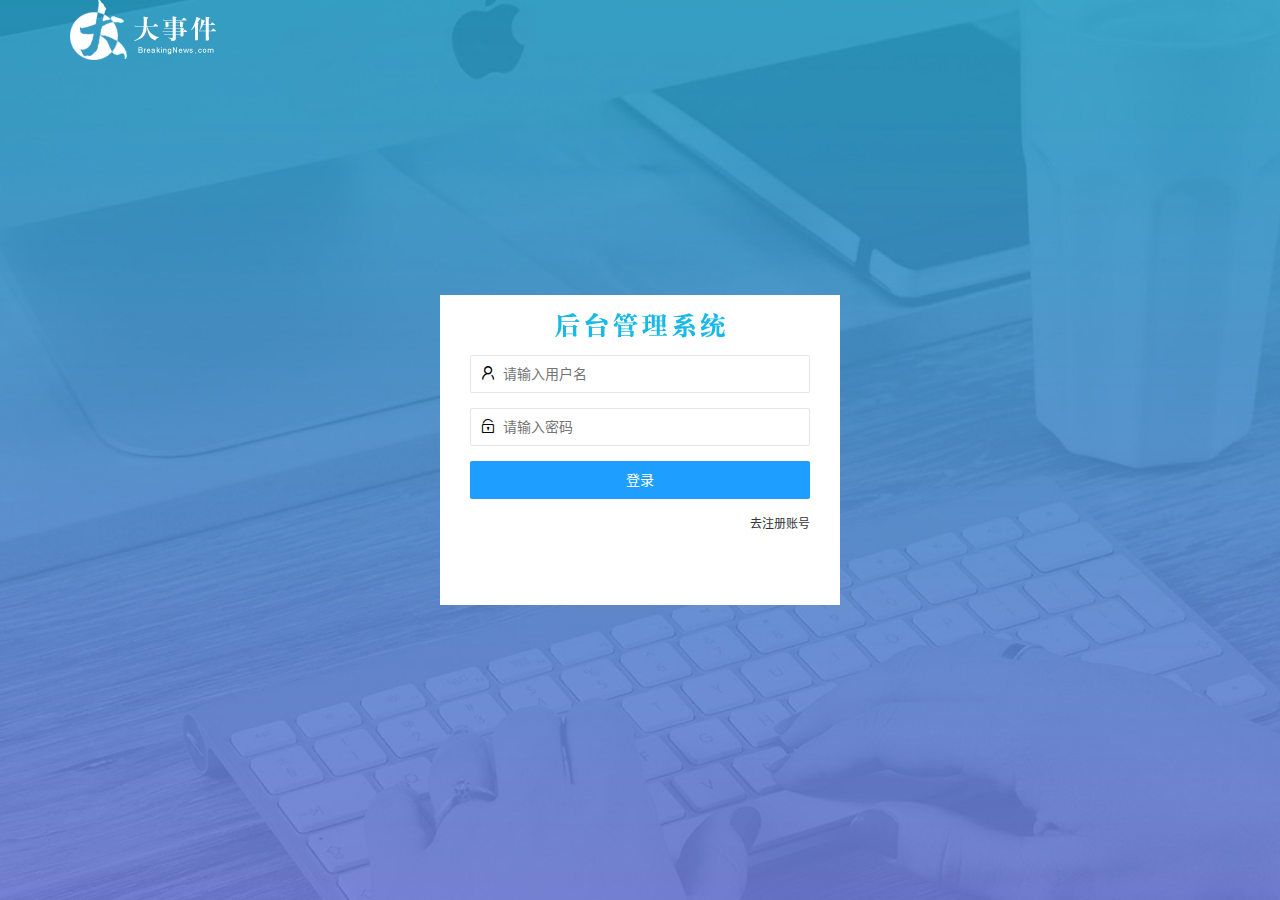
<file: login.html>
<!DOCTYPE html>
<html lang="zh-CN">
<head>
  <meta charset="UTF-8">
  <meta name="viewport" content="width=device-width, initial-scale=1.0">
  <title>登录-注册</title>
  <link rel="stylesheet" href="/assets/lib/layui/css/layui.css">
  <link rel="stylesheet" href="/assets/css/login.css">
  <script src="/assets/lib/jquery.js"></script>
  <script src="/assets/lib/layui/layui.all.js"></script>
  <script src="/assets/js/baseAPI.js"></script>
  <script src="/assets/js/login.js"></script>
</head>
<body>
  <div class="layui-main"><img src="/assets/images/logo.png" alt="大事件"></div>
  <div class="loginAndRegBox">
    <div class="title-box"></div>
    <div class="login-box">
      <form class="layui-form" id="form_login">
        <!-- 用户名 -->
        <div class="layui-form-item">
          <i class="layui-icon layui-icon-username"></i>
          <input type="text" name="username" required lay-verify="required" placeholder="请输入用户名" autocomplete="off"
            class="layui-input" />
        </div>
        <!-- 密码 -->
        <div class="layui-form-item">
          <i class="layui-icon layui-icon-password"></i>
          <input type="password" name="password" required lay-verify="required|pwd" placeholder="请输入密码"
            autocomplete="off" class="layui-input" />
        </div>
        <!-- 登录按钮 -->
        <div class="layui-form-item">
          <!-- 注意：表单提交按钮和普通按钮的区别，就是 lay-submit 属性 -->
          <button class="layui-btn layui-btn-fluid layui-btn-normal" lay-submit>登录</button>
        </div>
        <div class="layui-form-item links">
          <a href="javascript:;" id="link_reg">去注册账号</a>
        </div>
      </form>
    </div>
    <div class="reg-box">
      <form class="layui-form" id="form_reg">
        <!-- 用户名 -->
        <div class="layui-form-item">
          <i class="layui-icon layui-icon-username"></i>
          <input type="text" name="username" required lay-verify="required" placeholder="请输入用户名" autocomplete="off"
            class="layui-input" />
        </div>
        <!-- 密码 -->
        <div class="layui-form-item">
          <i class="layui-icon layui-icon-password"></i>
          <input type="password" name="password" required lay-verify="required|pwd" placeholder="请输入密码"
            autocomplete="off" class="layui-input" />
        </div>
        <div class="layui-form-item">
          <i class="layui-icon layui-icon-password"></i>
          <input type="password" name="repassword" required lay-verify="required|pwd|repwd" placeholder="请再次确认密码"
            autocomplete="off" class="layui-input" />
        </div>
        <!-- 登录按钮 -->
        <div class="layui-form-item">
          <!-- 注意：表单提交按钮和普通按钮的区别，就是 lay-submit 属性 -->
          <button class="layui-btn layui-btn-fluid layui-btn-normal" lay-submit>注册</button>
        </div>
        <div class="layui-form-item links">
          <a href="javascript:;" id="link_login">去登陆</a>
        </div>
      </form>
    </div>
  </div>
</body>
</html>
</file>
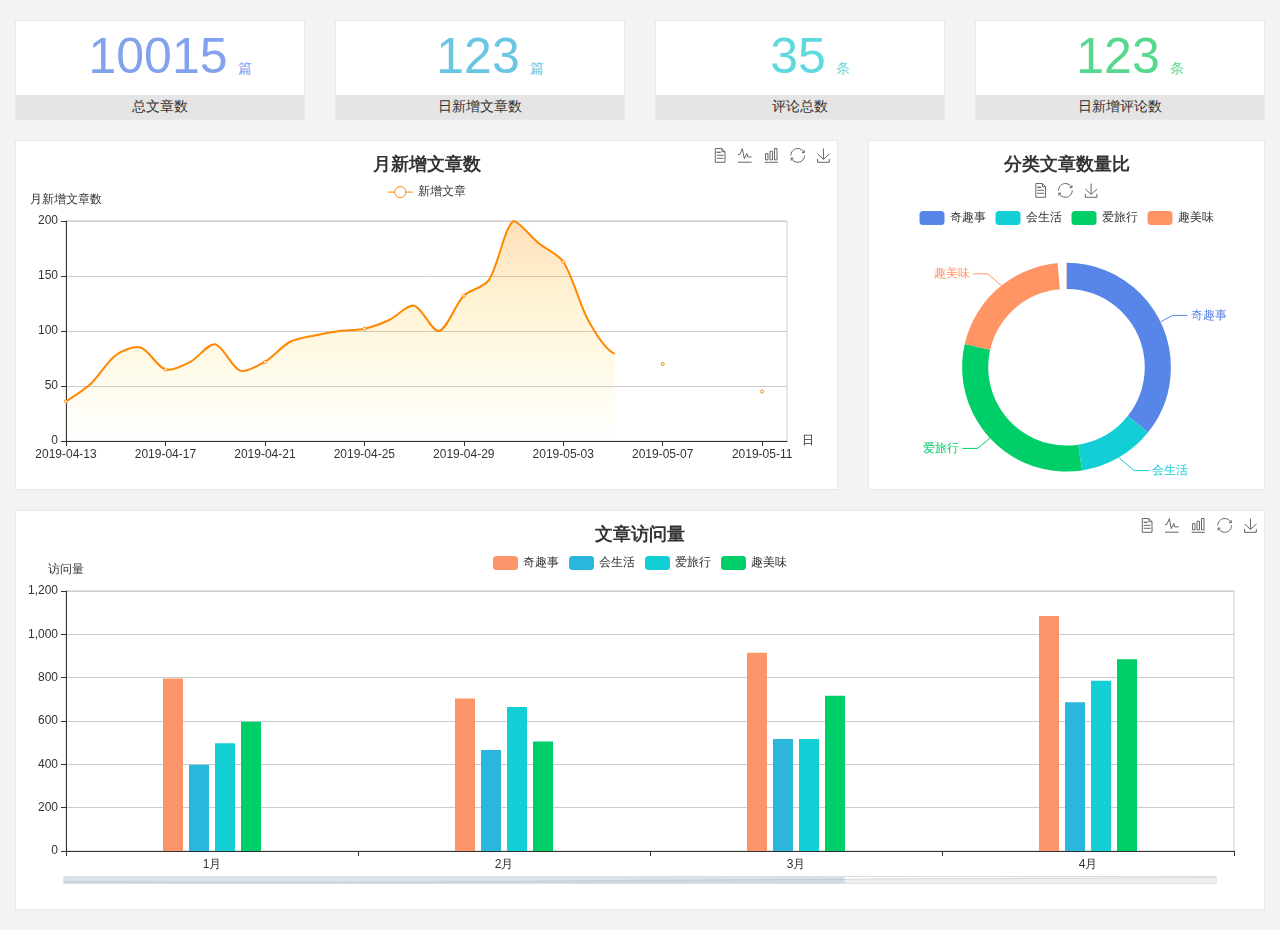
<file: home/dashboard.html>
<!DOCTYPE html>
<html lang="en">

<head>
  <meta charset="UTF-8">
  <meta name="viewport" content="width=device-width, initial-scale=1.0">
  <meta http-equiv="X-UA-Compatible" content="ie=edge">
  <title>图表统计</title>
  <link rel="stylesheet" href="../../assets/lib/bootstrap.css" />
  <link rel="stylesheet" href="../../assets/lib/main.css" />
  <script src="../../assets/lib/jquery.js"></script>
  <script type="text/javascript" src="../../assets/lib/echarts.min.js"></script>
</head>

<body>
  <div class="container-fluid">
    <div class="row spannel_list">
      <div class="col-sm-3 col-xs-6">
        <div class="spannel">
          <em>10015</em><span>篇</span>
          <b>总文章数</b>
        </div>
      </div>
      <div class="col-sm-3 col-xs-6">
        <div class="spannel scolor01">
          <em>123</em><span>篇</span>
          <b>日新增文章数</b>
        </div>
      </div>
      <div class="col-sm-3 col-xs-6">
        <div class="spannel scolor02">
          <em>35</em><span>条</span>
          <b>评论总数</b>
        </div>
      </div>
      <div class="col-sm-3 col-xs-6">
        <div class="spannel scolor03">
          <em>123</em><span>条</span>
          <b>日新增评论数</b>
        </div>
      </div>
    </div>
  </div>

  <div class="container-fluid">
    <div class="row curve-pie">
      <div class="col-lg-8 col-md-8">
        <div class="gragh_pannel" id="curve_show"></div>
      </div>
      <div class="col-lg-4 col-md-4">
        <div class="gragh_pannel" id="pie_show"></div>
      </div>
    </div>
  </div>

  <div class="container-fluid">
    <div class="column_pannel" id="column_show"></div>
  </div>

  <script>
    var oChart = echarts.init(document.getElementById('curve_show'));
    var aList_all = [{
        'count': 36,
        'date': '2019-04-13'
      },
      {
        'count': 52,
        'date': '2019-04-14'
      },
      {
        'count': 78,
        'date': '2019-04-15'
      },
      {
        'count': 85,
        'date': '2019-04-16'
      },
      {
        'count': 65,
        'date': '2019-04-17'
      },
      {
        'count': 72,
        'date': '2019-04-18'
      },
      {
        'count': 88,
        'date': '2019-04-19'
      },
      {
        'count': 64,
        'date': '2019-04-20'
      },
      {
        'count': 72,
        'date': '2019-04-21'
      },
      {
        'count': 90,
        'date': '2019-04-22'
      },
      {
        'count': 96,
        'date': '2019-04-23'
      },
      {
        'count': 100,
        'date': '2019-04-24'
      },
      {
        'count': 102,
        'date': '2019-04-25'
      },
      {
        'count': 110,
        'date': '2019-04-26'
      },
      {
        'count': 123,
        'date': '2019-04-27'
      },
      {
        'count': 100,
        'date': '2019-04-28'
      },
      {
        'count': 132,
        'date': '2019-04-29'
      },
      {
        'count': 146,
        'date': '2019-04-30'
      },
      {
        'count': 200,
        'date': '2019-05-01'
      },
      {
        'count': 180,
        'date': '2019-05-02'
      },
      {
        'count': 163,
        'date': '2019-05-03'
      },
      {
        'count': 110,
        'date': '2019-05-04'
      },
      {
        'count': 80,
        'date': '2019-05-05'
      },
      {
        'count': 82,
        'date': '2019-05-06'
      },
      {
        'count': 70,
        'date': '2019-05-07'
      },
      {
        'count': 65,
        'date': '2019-05-08'
      },
      {
        'count': 54,
        'date': '2019-05-09'
      },
      {
        'count': 40,
        'date': '2019-05-10'
      },
      {
        'count': 45,
        'date': '2019-05-11'
      },
      {
        'count': 38,
        'date': '2019-05-12'
      },
    ];

    let aCount = [];
    let aDate = [];

    for (var i = 0; i < aList_all.length; i++) {
      aCount.push(aList_all[i].count);
      aDate.push(aList_all[i].date);
    }

    var chartopt = {
      title: {
        text: '月新增文章数',
        left: 'center',
        top: '10'
      },
      tooltip: {
        trigger: 'axis'
      },
      legend: {
        data: ['新增文章'],
        top: '40'
      },
      toolbox: {
        show: true,
        feature: {
          mark: {
            show: true
          },
          dataView: {
            show: true,
            readOnly: false
          },
          magicType: {
            show: true,
            type: ['line', 'bar']
          },
          restore: {
            show: true
          },
          saveAsImage: {
            show: true
          }
        }
      },
      calculable: true,
      xAxis: [{
        name: '日',
        type: 'category',
        boundaryGap: false,
        data: aDate
      }],
      yAxis: [{
        name: '月新增文章数',
        type: 'value'
      }],
      series: [{
        name: '新增文章',
        type: 'line',
        smooth: true,
        itemStyle: {
          normal: {
            areaStyle: {
              type: 'default'
            },
            color: '#f80'
          },
          lineStyle: {
            color: '#f80'
          }
        },
        data: aCount
      }],
      areaStyle: {
        normal: {
          color: new echarts.graphic.LinearGradient(0, 0, 0, 1, [{
            offset: 0,
            color: 'rgba(255,136,0,0.39)'
          }, {
            offset: .34,
            color: 'rgba(255,180,0,0.25)'
          }, {
            offset: 1,
            color: 'rgba(255,222,0,0.00)'
          }])

        }
      },
      grid: {
        show: true,
        x: 50,
        x2: 50,
        y: 80,
        height: 220
      }
    };

    oChart.setOption(chartopt);


    var oPie = echarts.init(document.getElementById('pie_show'));
    var oPieopt = {
      title: {
        top: 10,
        text: '分类文章数量比',
        x: 'center'
      },
      tooltip: {
        trigger: 'item',
        formatter: "{a} <br/>{b} : {c} ({d}%)"
      },
      color: ['#5885e8', '#13cfd5', '#00ce68', '#ff9565'],
      legend: {
        x: 'center',
        top: 65,
        data: ['奇趣事', '会生活', '爱旅行', '趣美味']
      },
      toolbox: {
        show: true,
        x: 'center',
        top: 35,
        feature: {
          mark: {
            show: true
          },
          dataView: {
            show: true,
            readOnly: false
          },
          magicType: {
            show: true,
            type: ['pie', 'funnel'],
            option: {
              funnel: {
                x: '25%',
                width: '50%',
                funnelAlign: 'left',
                max: 1548
              }
            }
          },
          restore: {
            show: true
          },
          saveAsImage: {
            show: true
          }
        }
      },
      calculable: true,
      series: [{
        name: '访问来源',
        type: 'pie',
        radius: ['45%', '60%'],
        center: ['50%', '65%'],
        data: [{
            value: 300,
            name: '奇趣事'
          },
          {
            value: 100,
            name: '会生活'
          },
          {
            value: 260,
            name: '爱旅行'
          },
          {
            value: 180,
            name: '趣美味'
          }
        ]
      }]
    };
    oPie.setOption(oPieopt);



    var oColumn = this.echarts.init(document.getElementById('column_show'));
    var oColumnopt = {
      title: {
        text: '文章访问量',
        left: 'center',
        top: '10'
      },
      tooltip: {
        trigger: 'axis'
      },
      legend: {
        data: ['奇趣事', '会生活', '爱旅行', '趣美味'],
        top: '40'
      },
      toolbox: {
        show: true,
        feature: {
          mark: {
            show: true
          },
          dataView: {
            show: true,
            readOnly: false
          },
          magicType: {
            show: true,
            type: ['line', 'bar']
          },
          restore: {
            show: true
          },
          saveAsImage: {
            show: true
          }
        }
      },
      calculable: true,
      xAxis: [{
        type: 'category',
        data: ['1月', '2月', '3月', '4月', '5月']
      }],
      yAxis: [{
        name: '访问量',
        type: 'value'
      }],
      series: [{
          name: '奇趣事',
          type: 'bar',
          barWidth: 20,
          itemStyle: {
            normal: {
              areaStyle: {
                type: 'default'
              },
              color: '#fd956a'
            }
          },
          data: [800, 708, 920, 1090, 1200]
        },
        {
          name: '会生活',
          type: 'bar',
          barWidth: 20,
          itemStyle: {
            normal: {
              areaStyle: {
                type: 'default'
              },
              color: '#2bb6db'
            }
          },
          data: [400, 468, 520, 690, 800]
        },
        {
          name: '爱旅行',
          type: 'bar',
          barWidth: 20,
          itemStyle: {
            normal: {
              areaStyle: {
                type: 'default'
              },
              color: '#13cfd5'
            }
          },
          data: [500, 668, 520, 790, 900]
        },
        {
          name: '趣美味',
          type: 'bar',
          barWidth: 20,
          itemStyle: {
            normal: {
              areaStyle: {
                type: 'default'
              },
              color: '#00ce68'
            }
          },
          data: [600, 508, 720, 890, 1000]
        }
      ],
      grid: {
        show: true,
        x: 50,
        x2: 30,
        y: 80,
        height: 260
      },
      dataZoom: [ //给x轴设置滚动条
        {
          start: 0, //默认为0
          end: 100 - 1000 / 31, //默认为100
          type: 'slider',
          show: true,
          xAxisIndex: [0],
          handleSize: 0, //滑动条的 左右2个滑动条的大小
          height: 8, //组件高度
          left: 45, //左边的距离
          right: 50, //右边的距离
          bottom: 26, //右边的距离
          handleColor: '#ddd', //h滑动图标的颜色
          handleStyle: {
            borderColor: "#cacaca",
            borderWidth: "1",
            shadowBlur: 2,
            background: "#ddd",
            shadowColor: "#ddd",
          }
        }
      ]
    };
    oColumn.setOption(oColumnopt);
  </script>
</body>

</html>
</file>
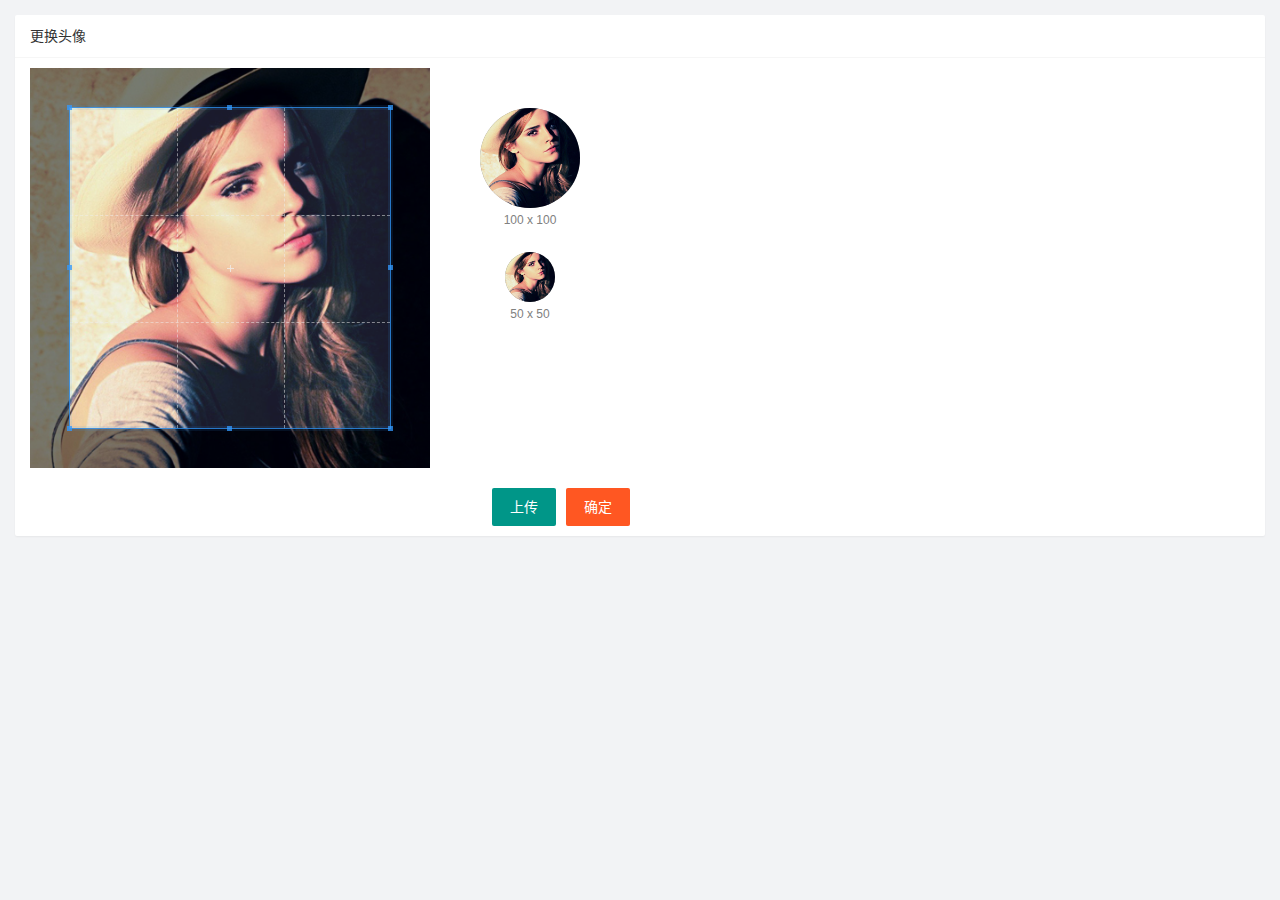
<file: user/user_avatar.html>
<!DOCTYPE html>
<html lang="zh-cn">
<head>
  <meta charset="UTF-8" />
  <meta name="viewport" content="width=device-width, initial-scale=1.0" />
  <title>Document</title>
  <link rel="stylesheet" href="/assets/lib/layui/css/layui.css" />
  <link rel="stylesheet" href="/assets/lib/cropper/cropper.css" />
  <link rel="stylesheet" href="/assets/css/user_avatar.css" />
</head>
<body>
  <!-- 卡片区域 -->
  <div class="layui-card">
    <div class="layui-card-header">更换头像</div>
    <div class="layui-card-body">
      <!-- 第一行的图片裁剪和预览区域 -->
      <div class="row1">
        <!-- 图片裁剪区域 -->
        <div class="cropper-box">
          <!-- 这个 img 标签很重要，将来会把它初始化为裁剪区域 -->
          <img id="image" src="/assets/images/sample.jpg" />
        </div>
        <!-- 图片的预览区域 -->
        <div class="preview-box">
          <div>
            <!-- 宽高为 100px 的预览区域 -->
            <div class="img-preview w100"></div>
            <p class="size">100 x 100</p>
          </div>
          <div>
            <!-- 宽高为 50px 的预览区域 -->
            <div class="img-preview w50"></div>
            <p class="size">50 x 50</p>
          </div>
        </div>
      </div>
      <div class="row2">
        <input type="file" id="file" accept="image/png,image/jpeg" style="display: none;" />
        <button type="button" class="layui-btn" id="btnChooseImage">上传</button>
        <button type="button" class="layui-btn layui-btn-danger" id="conf">确定</button>
      </div>
    </div>
  </div>
  <script src="/assets/lib/layui/layui.all.js"></script>
  <script src="/assets/lib/jquery.js"></script>
  <script src="/assets/lib/cropper/Cropper.js"></script>
  <script src="/assets/lib/cropper/jquery-cropper.js"></script>
  <script src="/assets/js/baseAPI.js"></script>
  <script src="/assets/js/user_avatar.js"></script>
</body>
</html>
</file>
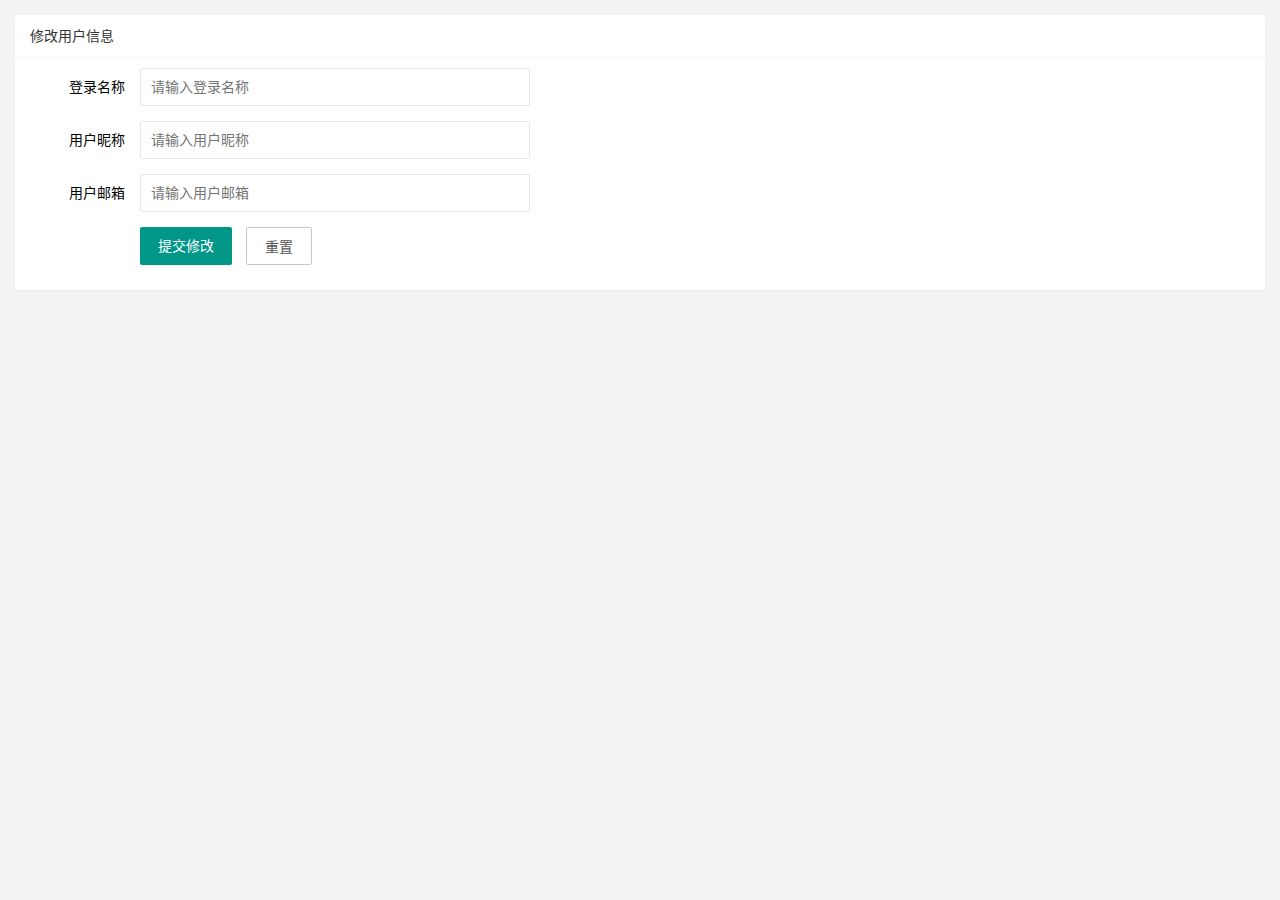
<file: user/user_info.html>
<!DOCTYPE html>
<html lang="zh-cn">
<head>
  <meta charset="UTF-8">
  <meta name="viewport" content="width=device-width, initial-scale=1.0">
  <title>Document</title>
  <link rel="stylesheet" href="/assets/lib/layui/css/layui.css">
  <link rel="stylesheet" href="/assets/css/user_info.css">
</head>
<body>
  <div class="layui-card">
    <div class="layui-card-header">修改用户信息</div>
    <div class="layui-card-body">
      <!-- form 表单区域 -->
      <form class="layui-form" lay-filter="formUserInfo">
        <!-- 这是隐藏域 -->
        <input type="hidden" name="id" value="" />
        <div class="layui-form-item">
          <label class="layui-form-label">登录名称</label>
          <div class="layui-input-block">
            <input type="text" name="username" required lay-verify="required" placeholder="请输入登录名称" autocomplete="off"
              class="layui-input" readonly />
          </div>
        </div>
        <div class="layui-form-item">
          <label class="layui-form-label">用户昵称</label>
          <div class="layui-input-block">
            <input type="text" name="nickname" required lay-verify="required|nickname" placeholder="请输入用户昵称"
              autocomplete="off" class="layui-input" />
          </div>
        </div>
        <div class="layui-form-item">
          <label class="layui-form-label">用户邮箱</label>
          <div class="layui-input-block">
            <input type="text" name="email" required lay-verify="required|email" placeholder="请输入用户邮箱"
              autocomplete="off" class="layui-input" />
          </div>
        </div>
        <div class="layui-form-item">
          <div class="layui-input-block">
            <button class="layui-btn" lay-submit lay-filter="formDemo">提交修改</button>
            <button type="reset" class="layui-btn layui-btn-primary" id="btnReset">重置</button>
          </div>
        </div>
      </form>
    </div>
  </div>

  <script src="/assets/lib/layui/layui.all.js"></script>
  <script src="/assets/lib/jquery.js"></script>
  <script src="/assets/js/baseAPI.js"></script>
  <script src="/assets/js/user_info.js"></script>
</body>
</html>
</file>
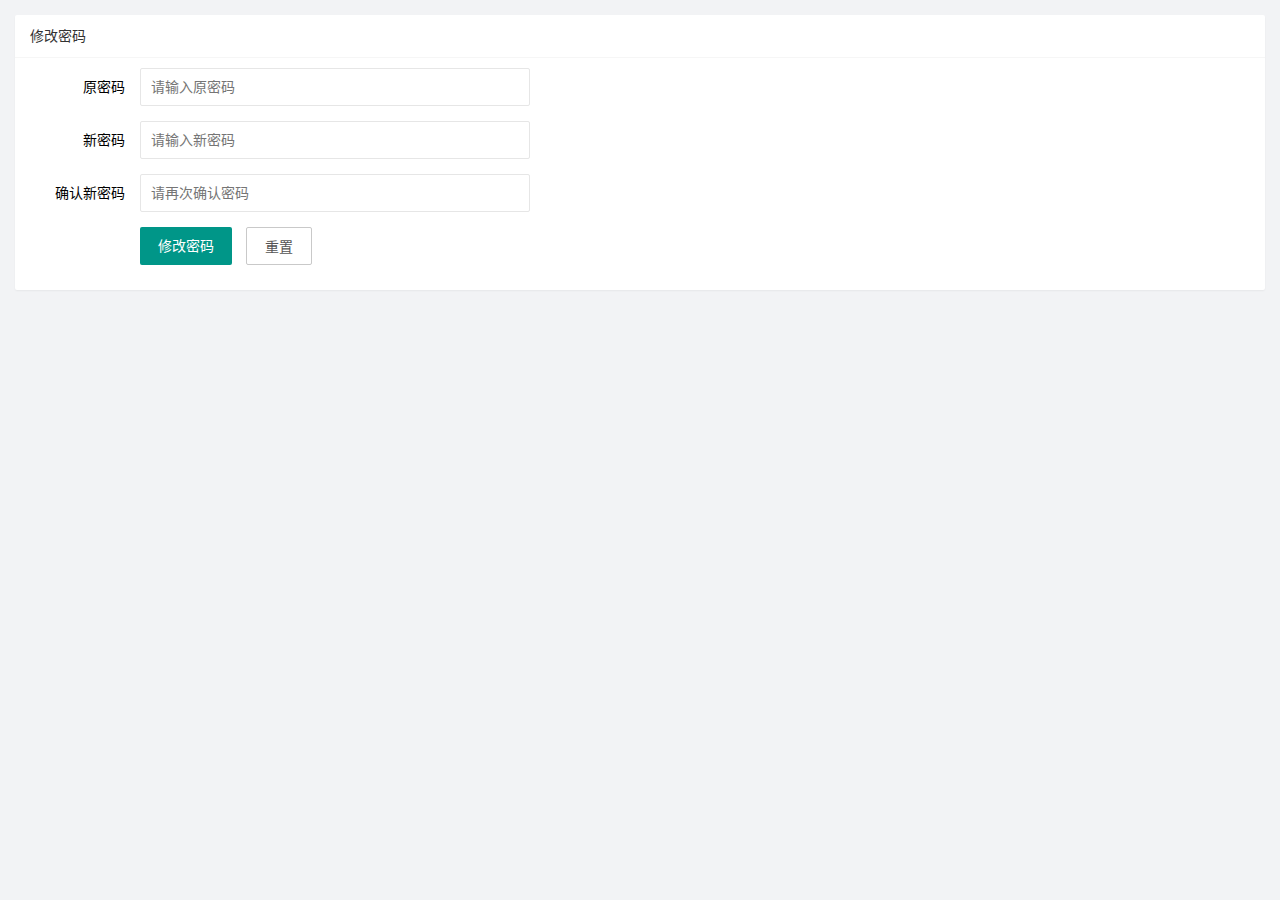
<file: user/user_pwd.html>
<!DOCTYPE html>
<html lang="zh-cn">
<head>
  <meta charset="UTF-8" />
  <meta name="viewport" content="width=device-width, initial-scale=1.0" />
  <title>Document</title>
  <link rel="stylesheet" href="/assets/lib/layui/css/layui.css" />
  <link rel="stylesheet" href="/assets/css/user_pwd.css" />
</head>
<body>
  <!-- 卡片区域 -->
  <div class="layui-card">
    <div class="layui-card-header">修改密码</div>
    <div class="layui-card-body">
      <form class="layui-form">
        <div class="layui-form-item">
          <label class="layui-form-label">原密码</label>
          <div class="layui-input-block">
            <input type="password" name="oldPwd" required lay-verify="required|pwd" placeholder="请输入原密码"
              autocomplete="off" class="layui-input" />
          </div>
        </div>
        <div class="layui-form-item">
          <label class="layui-form-label">新密码</label>
          <div class="layui-input-block">
            <input type="password" name="newPwd" required lay-verify="required|samePwd" placeholder="请输入新密码"
              autocomplete="off" class="layui-input" />
          </div>
        </div>
        <div class="layui-form-item">
          <label class="layui-form-label">确认新密码</label>
          <div class="layui-input-block">
            <input type="password" name="rePwd" required lay-verify="required|pwd|rePwd" placeholder="请再次确认密码"
              autocomplete="off" class="layui-input" />
          </div>
        </div>
        <div class="layui-form-item">
          <div class="layui-input-block">
            <button class="layui-btn" lay-submit lay-filter="formDemo">修改密码</button>
            <button type="reset" class="layui-btn layui-btn-primary">重置</button>
          </div>
        </div>
      </form>
    </div>
  </div>

  <script src="/assets/lib/layui/layui.all.js"></script>
  <script src="/assets/lib/jquery.js"></script>
  <script src="/assets/js/baseAPI.js"></script>
  <script src="/assets/js/user_pwd.js"></script>
</body>
</html>
</file>
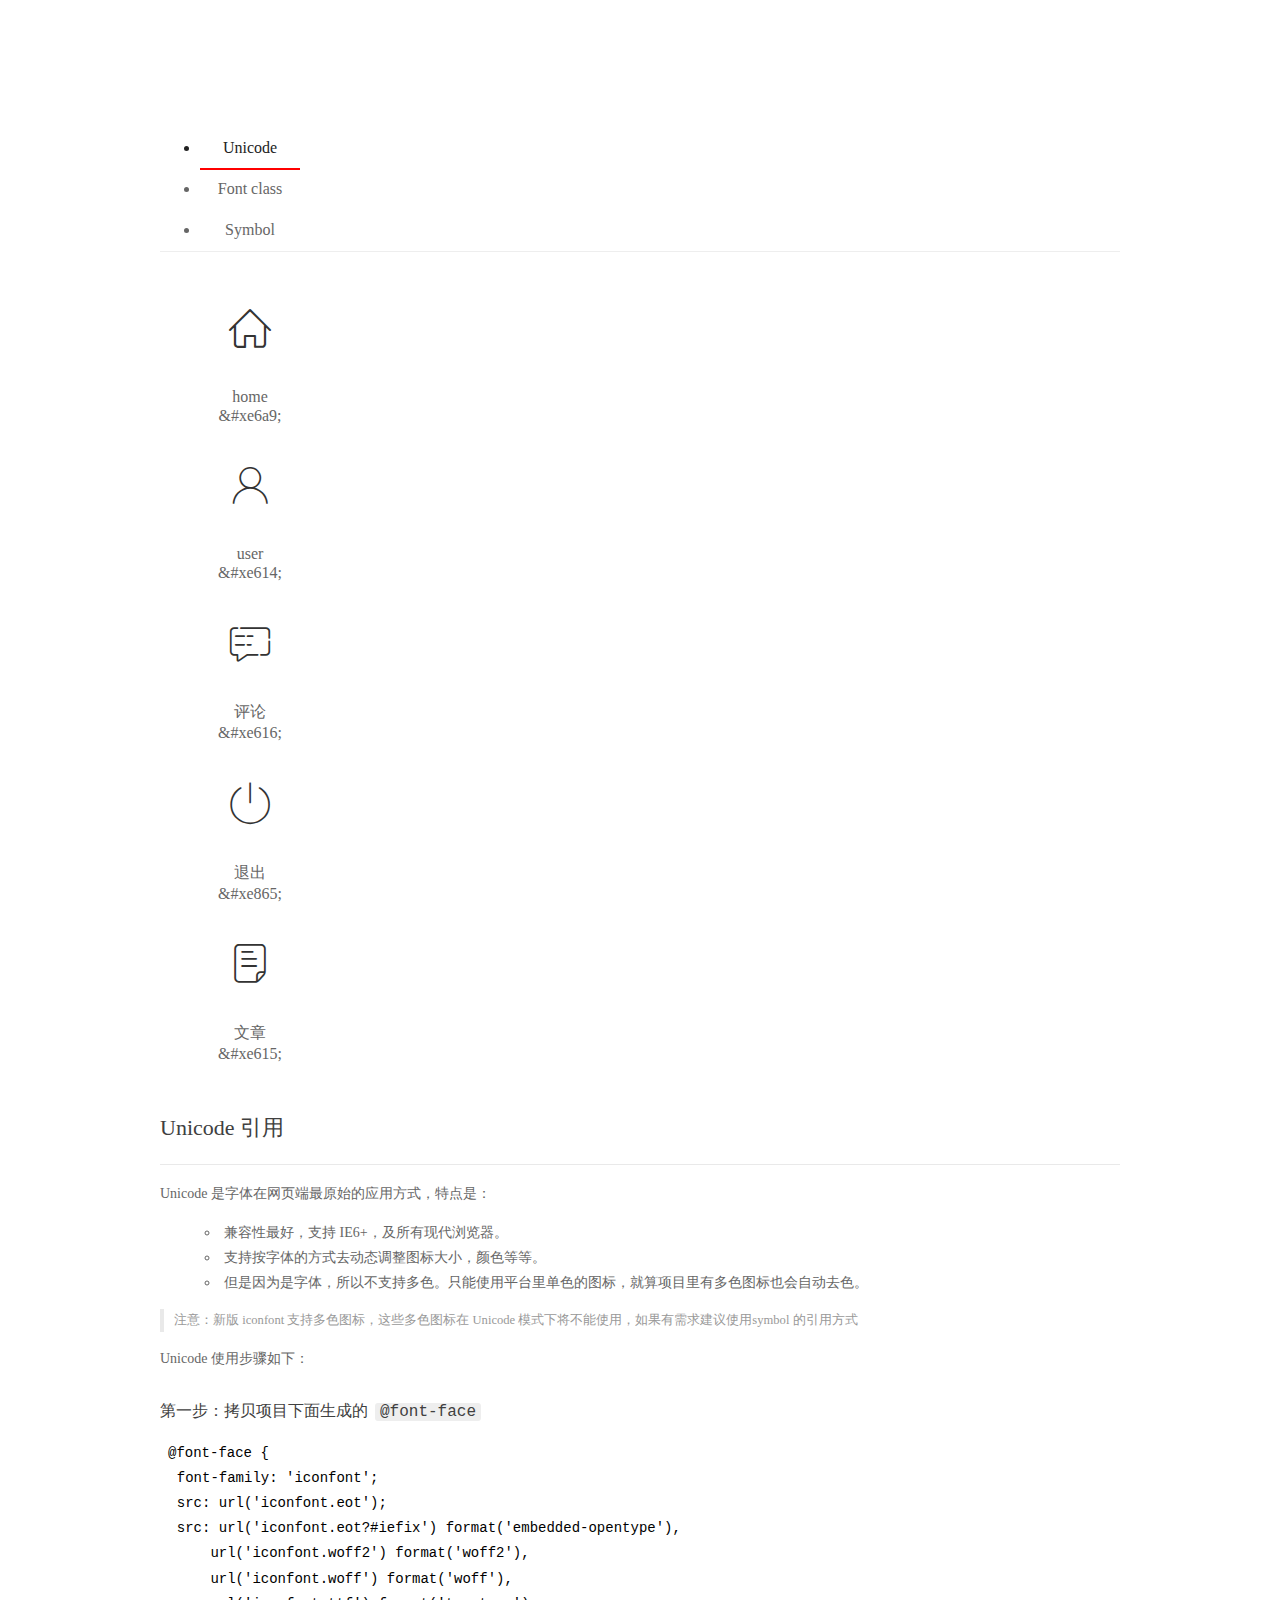
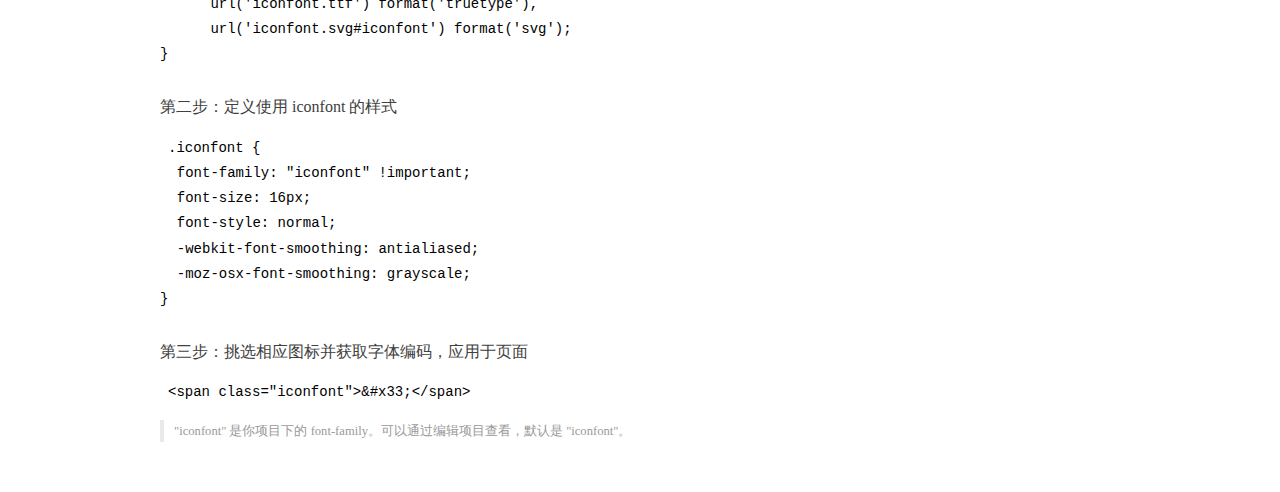
<file: assets/fonts/demo_index.html>
<!DOCTYPE html>
<html>
<head>
  <meta charset="utf-8"/>
  <title>IconFont Demo</title>
  <link rel="shortcut icon" href="https://gtms04.alicdn.com/tps/i4/TB1_oz6GVXXXXaFXpXXJDFnIXXX-64-64.ico" type="image/x-icon"/>
  <link rel="stylesheet" href="https://g.alicdn.com/thx/cube/1.3.2/cube.min.css">
  <link rel="stylesheet" href="demo.css">
  <link rel="stylesheet" href="iconfont.css">
  <script src="iconfont.js"></script>
  <!-- jQuery -->
  <script src="https://a1.alicdn.com/oss/uploads/2018/12/26/7bfddb60-08e8-11e9-9b04-53e73bb6408b.js"></script>
  <!-- 代码高亮 -->
  <script src="https://a1.alicdn.com/oss/uploads/2018/12/26/a3f714d0-08e6-11e9-8a15-ebf944d7534c.js"></script>
</head>
<body>
  <div class="main">
    <h1 class="logo"><a href="https://www.iconfont.cn/" title="iconfont 首页" target="_blank">&#xe86b;</a></h1>
    <div class="nav-tabs">
      <ul id="tabs" class="dib-box">
        <li class="dib active"><span>Unicode</span></li>
        <li class="dib"><span>Font class</span></li>
        <li class="dib"><span>Symbol</span></li>
      </ul>
      
    </div>
    <div class="tab-container">
      <div class="content unicode" style="display: block;">
          <ul class="icon_lists dib-box">
          
            <li class="dib">
              <span class="icon iconfont">&#xe6a9;</span>
                <div class="name">home</div>
                <div class="code-name">&amp;#xe6a9;</div>
              </li>
          
            <li class="dib">
              <span class="icon iconfont">&#xe614;</span>
                <div class="name">user</div>
                <div class="code-name">&amp;#xe614;</div>
              </li>
          
            <li class="dib">
              <span class="icon iconfont">&#xe616;</span>
                <div class="name">评论</div>
                <div class="code-name">&amp;#xe616;</div>
              </li>
          
            <li class="dib">
              <span class="icon iconfont">&#xe865;</span>
                <div class="name">退出</div>
                <div class="code-name">&amp;#xe865;</div>
              </li>
          
            <li class="dib">
              <span class="icon iconfont">&#xe615;</span>
                <div class="name">文章</div>
                <div class="code-name">&amp;#xe615;</div>
              </li>
          
          </ul>
          <div class="article markdown">
          <h2 id="unicode-">Unicode 引用</h2>
          <hr>

          <p>Unicode 是字体在网页端最原始的应用方式，特点是：</p>
          <ul>
            <li>兼容性最好，支持 IE6+，及所有现代浏览器。</li>
            <li>支持按字体的方式去动态调整图标大小，颜色等等。</li>
            <li>但是因为是字体，所以不支持多色。只能使用平台里单色的图标，就算项目里有多色图标也会自动去色。</li>
          </ul>
          <blockquote>
            <p>注意：新版 iconfont 支持多色图标，这些多色图标在 Unicode 模式下将不能使用，如果有需求建议使用symbol 的引用方式</p>
          </blockquote>
          <p>Unicode 使用步骤如下：</p>
          <h3 id="-font-face">第一步：拷贝项目下面生成的 <code>@font-face</code></h3>
<pre><code class="language-css"
>@font-face {
  font-family: 'iconfont';
  src: url('iconfont.eot');
  src: url('iconfont.eot?#iefix') format('embedded-opentype'),
      url('iconfont.woff2') format('woff2'),
      url('iconfont.woff') format('woff'),
      url('iconfont.ttf') format('truetype'),
      url('iconfont.svg#iconfont') format('svg');
}
</code></pre>
          <h3 id="-iconfont-">第二步：定义使用 iconfont 的样式</h3>
<pre><code class="language-css"
>.iconfont {
  font-family: "iconfont" !important;
  font-size: 16px;
  font-style: normal;
  -webkit-font-smoothing: antialiased;
  -moz-osx-font-smoothing: grayscale;
}
</code></pre>
          <h3 id="-">第三步：挑选相应图标并获取字体编码，应用于页面</h3>
<pre>
<code class="language-html"
>&lt;span class="iconfont"&gt;&amp;#x33;&lt;/span&gt;
</code></pre>
          <blockquote>
            <p>"iconfont" 是你项目下的 font-family。可以通过编辑项目查看，默认是 "iconfont"。</p>
          </blockquote>
          </div>
      </div>
      <div class="content font-class">
        <ul class="icon_lists dib-box">
          
          <li class="dib">
            <span class="icon iconfont icon-home"></span>
            <div class="name">
              home
            </div>
            <div class="code-name">.icon-home
            </div>
          </li>
          
          <li class="dib">
            <span class="icon iconfont icon-user"></span>
            <div class="name">
              user
            </div>
            <div class="code-name">.icon-user
            </div>
          </li>
          
          <li class="dib">
            <span class="icon iconfont icon-pinglun"></span>
            <div class="name">
              评论
            </div>
            <div class="code-name">.icon-pinglun
            </div>
          </li>
          
          <li class="dib">
            <span class="icon iconfont icon-tuichu"></span>
            <div class="name">
              退出
            </div>
            <div class="code-name">.icon-tuichu
            </div>
          </li>
          
          <li class="dib">
            <span class="icon iconfont icon-16"></span>
            <div class="name">
              文章
            </div>
            <div class="code-name">.icon-16
            </div>
          </li>
          
        </ul>
        <div class="article markdown">
        <h2 id="font-class-">font-class 引用</h2>
        <hr>

        <p>font-class 是 Unicode 使用方式的一种变种，主要是解决 Unicode 书写不直观，语意不明确的问题。</p>
        <p>与 Unicode 使用方式相比，具有如下特点：</p>
        <ul>
          <li>兼容性良好，支持 IE8+，及所有现代浏览器。</li>
          <li>相比于 Unicode 语意明确，书写更直观。可以很容易分辨这个 icon 是什么。</li>
          <li>因为使用 class 来定义图标，所以当要替换图标时，只需要修改 class 里面的 Unicode 引用。</li>
          <li>不过因为本质上还是使用的字体，所以多色图标还是不支持的。</li>
        </ul>
        <p>使用步骤如下：</p>
        <h3 id="-fontclass-">第一步：引入项目下面生成的 fontclass 代码：</h3>
<pre><code class="language-html">&lt;link rel="stylesheet" href="./iconfont.css"&gt;
</code></pre>
        <h3 id="-">第二步：挑选相应图标并获取类名，应用于页面：</h3>
<pre><code class="language-html">&lt;span class="iconfont icon-xxx"&gt;&lt;/span&gt;
</code></pre>
        <blockquote>
          <p>"
            iconfont" 是你项目下的 font-family。可以通过编辑项目查看，默认是 "iconfont"。</p>
        </blockquote>
      </div>
      </div>
      <div class="content symbol">
          <ul class="icon_lists dib-box">
          
            <li class="dib">
                <svg class="icon svg-icon" aria-hidden="true">
                  <use xlink:href="#icon-home"></use>
                </svg>
                <div class="name">home</div>
                <div class="code-name">#icon-home</div>
            </li>
          
            <li class="dib">
                <svg class="icon svg-icon" aria-hidden="true">
                  <use xlink:href="#icon-user"></use>
                </svg>
                <div class="name">user</div>
                <div class="code-name">#icon-user</div>
            </li>
          
            <li class="dib">
                <svg class="icon svg-icon" aria-hidden="true">
                  <use xlink:href="#icon-pinglun"></use>
                </svg>
                <div class="name">评论</div>
                <div class="code-name">#icon-pinglun</div>
            </li>
          
            <li class="dib">
                <svg class="icon svg-icon" aria-hidden="true">
                  <use xlink:href="#icon-tuichu"></use>
                </svg>
                <div class="name">退出</div>
                <div class="code-name">#icon-tuichu</div>
            </li>
          
            <li class="dib">
                <svg class="icon svg-icon" aria-hidden="true">
                  <use xlink:href="#icon-16"></use>
                </svg>
                <div class="name">文章</div>
                <div class="code-name">#icon-16</div>
            </li>
          
          </ul>
          <div class="article markdown">
          <h2 id="symbol-">Symbol 引用</h2>
          <hr>

          <p>这是一种全新的使用方式，应该说这才是未来的主流，也是平台目前推荐的用法。相关介绍可以参考这篇<a href="">文章</a>
            这种用法其实是做了一个 SVG 的集合，与另外两种相比具有如下特点：</p>
          <ul>
            <li>支持多色图标了，不再受单色限制。</li>
            <li>通过一些技巧，支持像字体那样，通过 <code>font-size</code>, <code>color</code> 来调整样式。</li>
            <li>兼容性较差，支持 IE9+，及现代浏览器。</li>
            <li>浏览器渲染 SVG 的性能一般，还不如 png。</li>
          </ul>
          <p>使用步骤如下：</p>
          <h3 id="-symbol-">第一步：引入项目下面生成的 symbol 代码：</h3>
<pre><code class="language-html">&lt;script src="./iconfont.js"&gt;&lt;/script&gt;
</code></pre>
          <h3 id="-css-">第二步：加入通用 CSS 代码（引入一次就行）：</h3>
<pre><code class="language-html">&lt;style&gt;
.icon {
  width: 1em;
  height: 1em;
  vertical-align: -0.15em;
  fill: currentColor;
  overflow: hidden;
}
&lt;/style&gt;
</code></pre>
          <h3 id="-">第三步：挑选相应图标并获取类名，应用于页面：</h3>
<pre><code class="language-html">&lt;svg class="icon" aria-hidden="true"&gt;
  &lt;use xlink:href="#icon-xxx"&gt;&lt;/use&gt;
&lt;/svg&gt;
</code></pre>
          </div>
      </div>

    </div>
  </div>
  <script>
  $(document).ready(function () {
      $('.tab-container .content:first').show()

      $('#tabs li').click(function (e) {
        var tabContent = $('.tab-container .content')
        var index = $(this).index()

        if ($(this).hasClass('active')) {
          return
        } else {
          $('#tabs li').removeClass('active')
          $(this).addClass('active')

          tabContent.hide().eq(index).fadeIn()
        }
      })
    })
  </script>
</body>
</html>
</file>
<file: assets/lib/layui/css/layui.css>
/** layui-v2.5.5 MIT License By https://www.layui.com */
 .layui-inline,img{display:inline-block;vertical-align:middle}h1,h2,h3,h4,h5,h6{font-weight:400}.layui-edge,.layui-header,.layui-inline,.layui-main{position:relative}.layui-body,.layui-edge,.layui-elip{overflow:hidden}.layui-btn,.layui-edge,.layui-inline,img{vertical-align:middle}.layui-btn,.layui-disabled,.layui-icon,.layui-unselect{-moz-user-select:none;-webkit-user-select:none;-ms-user-select:none}.layui-elip,.layui-form-checkbox span,.layui-form-pane .layui-form-label{text-overflow:ellipsis;white-space:nowrap}.layui-breadcrumb,.layui-tree-btnGroup{visibility:hidden}blockquote,body,button,dd,div,dl,dt,form,h1,h2,h3,h4,h5,h6,input,li,ol,p,pre,td,textarea,th,ul{margin:0;padding:0;-webkit-tap-highlight-color:rgba(0,0,0,0)}a:active,a:hover{outline:0}img{border:none}li{list-style:none}table{border-collapse:collapse;border-spacing:0}h4,h5,h6{font-size:100%}button,input,optgroup,option,select,textarea{font-family:inherit;font-size:inherit;font-style:inherit;font-weight:inherit;outline:0}pre{white-space:pre-wrap;white-space:-moz-pre-wrap;white-space:-pre-wrap;white-space:-o-pre-wrap;word-wrap:break-word}body{line-height:24px;font:14px Helvetica Neue,Helvetica,PingFang SC,Tahoma,Arial,sans-serif}hr{height:1px;margin:10px 0;border:0;clear:both}a{color:#333;text-decoration:none}a:hover{color:#777}a cite{font-style:normal;*cursor:pointer}.layui-border-box,.layui-border-box *{box-sizing:border-box}.layui-box,.layui-box *{box-sizing:content-box}.layui-clear{clear:both;*zoom:1}.layui-clear:after{content:'\20';clear:both;*zoom:1;display:block;height:0}.layui-inline{*display:inline;*zoom:1}.layui-edge{display:inline-block;width:0;height:0;border-width:6px;border-style:dashed;border-color:transparent}.layui-edge-top{top:-4px;border-bottom-color:#999;border-bottom-style:solid}.layui-edge-right{border-left-color:#999;border-left-style:solid}.layui-edge-bottom{top:2px;border-top-color:#999;border-top-style:solid}.layui-edge-left{border-right-color:#999;border-right-style:solid}.layui-disabled,.layui-disabled:hover{color:#d2d2d2!important;cursor:not-allowed!important}.layui-circle{border-radius:100%}.layui-show{display:block!important}.layui-hide{display:none!important}@font-face{font-family:layui-icon;src:url(../font/iconfont.eot?v=250);src:url(../font/iconfont.eot?v=250#iefix) format('embedded-opentype'),url(../font/iconfont.woff2?v=250) format('woff2'),url(../font/iconfont.woff?v=250) format('woff'),url(../font/iconfont.ttf?v=250) format('truetype'),url(../font/iconfont.svg?v=250#layui-icon) format('svg')}.layui-icon{font-family:layui-icon!important;font-size:16px;font-style:normal;-webkit-font-smoothing:antialiased;-moz-osx-font-smoothing:grayscale}.layui-icon-reply-fill:before{content:"\e611"}.layui-icon-set-fill:before{content:"\e614"}.layui-icon-menu-fill:before{content:"\e60f"}.layui-icon-search:before{content:"\e615"}.layui-icon-share:before{content:"\e641"}.layui-icon-set-sm:before{content:"\e620"}.layui-icon-engine:before{content:"\e628"}.layui-icon-close:before{content:"\1006"}.layui-icon-close-fill:before{content:"\1007"}.layui-icon-chart-screen:before{content:"\e629"}.layui-icon-star:before{content:"\e600"}.layui-icon-circle-dot:before{content:"\e617"}.layui-icon-chat:before{content:"\e606"}.layui-icon-release:before{content:"\e609"}.layui-icon-list:before{content:"\e60a"}.layui-icon-chart:before{content:"\e62c"}.layui-icon-ok-circle:before{content:"\1005"}.layui-icon-layim-theme:before{content:"\e61b"}.layui-icon-table:before{content:"\e62d"}.layui-icon-right:before{content:"\e602"}.layui-icon-left:before{content:"\e603"}.layui-icon-cart-simple:before{content:"\e698"}.layui-icon-face-cry:before{content:"\e69c"}.layui-icon-face-smile:before{content:"\e6af"}.layui-icon-survey:before{content:"\e6b2"}.layui-icon-tree:before{content:"\e62e"}.layui-icon-upload-circle:before{content:"\e62f"}.layui-icon-add-circle:before{content:"\e61f"}.layui-icon-download-circle:before{content:"\e601"}.layui-icon-templeate-1:before{content:"\e630"}.layui-icon-util:before{content:"\e631"}.layui-icon-face-surprised:before{content:"\e664"}.layui-icon-edit:before{content:"\e642"}.layui-icon-speaker:before{content:"\e645"}.layui-icon-down:before{content:"\e61a"}.layui-icon-file:before{content:"\e621"}.layui-icon-layouts:before{content:"\e632"}.layui-icon-rate-half:before{content:"\e6c9"}.layui-icon-add-circle-fine:before{content:"\e608"}.layui-icon-prev-circle:before{content:"\e633"}.layui-icon-read:before{content:"\e705"}.layui-icon-404:before{content:"\e61c"}.layui-icon-carousel:before{content:"\e634"}.layui-icon-help:before{content:"\e607"}.layui-icon-code-circle:before{content:"\e635"}.layui-icon-water:before{content:"\e636"}.layui-icon-username:before{content:"\e66f"}.layui-icon-find-fill:before{content:"\e670"}.layui-icon-about:before{content:"\e60b"}.layui-icon-location:before{content:"\e715"}.layui-icon-up:before{content:"\e619"}.layui-icon-pause:before{content:"\e651"}.layui-icon-date:before{content:"\e637"}.layui-icon-layim-uploadfile:before{content:"\e61d"}.layui-icon-delete:before{content:"\e640"}.layui-icon-play:before{content:"\e652"}.layui-icon-top:before{content:"\e604"}.layui-icon-friends:before{content:"\e612"}.layui-icon-refresh-3:before{content:"\e9aa"}.layui-icon-ok:before{content:"\e605"}.layui-icon-layer:before{content:"\e638"}.layui-icon-face-smile-fine:before{content:"\e60c"}.layui-icon-dollar:before{content:"\e659"}.layui-icon-group:before{content:"\e613"}.layui-icon-layim-download:before{content:"\e61e"}.layui-icon-picture-fine:before{content:"\e60d"}.layui-icon-link:before{content:"\e64c"}.layui-icon-diamond:before{content:"\e735"}.layui-icon-log:before{content:"\e60e"}.layui-icon-rate-solid:before{content:"\e67a"}.layui-icon-fonts-del:before{content:"\e64f"}.layui-icon-unlink:before{content:"\e64d"}.layui-icon-fonts-clear:before{content:"\e639"}.layui-icon-triangle-r:before{content:"\e623"}.layui-icon-circle:before{content:"\e63f"}.layui-icon-radio:before{content:"\e643"}.layui-icon-align-center:before{content:"\e647"}.layui-icon-align-right:before{content:"\e648"}.layui-icon-align-left:before{content:"\e649"}.layui-icon-loading-1:before{content:"\e63e"}.layui-icon-return:before{content:"\e65c"}.layui-icon-fonts-strong:before{content:"\e62b"}.layui-icon-upload:before{content:"\e67c"}.layui-icon-dialogue:before{content:"\e63a"}.layui-icon-video:before{content:"\e6ed"}.layui-icon-headset:before{content:"\e6fc"}.layui-icon-cellphone-fine:before{content:"\e63b"}.layui-icon-add-1:before{content:"\e654"}.layui-icon-face-smile-b:before{content:"\e650"}.layui-icon-fonts-html:before{content:"\e64b"}.layui-icon-form:before{content:"\e63c"}.layui-icon-cart:before{content:"\e657"}.layui-icon-camera-fill:before{content:"\e65d"}.layui-icon-tabs:before{content:"\e62a"}.layui-icon-fonts-code:before{content:"\e64e"}.layui-icon-fire:before{content:"\e756"}.layui-icon-set:before{content:"\e716"}.layui-icon-fonts-u:before{content:"\e646"}.layui-icon-triangle-d:before{content:"\e625"}.layui-icon-tips:before{content:"\e702"}.layui-icon-picture:before{content:"\e64a"}.layui-icon-more-vertical:before{content:"\e671"}.layui-icon-flag:before{content:"\e66c"}.layui-icon-loading:before{content:"\e63d"}.layui-icon-fonts-i:before{content:"\e644"}.layui-icon-refresh-1:before{content:"\e666"}.layui-icon-rmb:before{content:"\e65e"}.layui-icon-home:before{content:"\e68e"}.layui-icon-user:before{content:"\e770"}.layui-icon-notice:before{content:"\e667"}.layui-icon-login-weibo:before{content:"\e675"}.layui-icon-voice:before{content:"\e688"}.layui-icon-upload-drag:before{content:"\e681"}.layui-icon-login-qq:before{content:"\e676"}.layui-icon-snowflake:before{content:"\e6b1"}.layui-icon-file-b:before{content:"\e655"}.layui-icon-template:before{content:"\e663"}.layui-icon-auz:before{content:"\e672"}.layui-icon-console:before{content:"\e665"}.layui-icon-app:before{content:"\e653"}.layui-icon-prev:before{content:"\e65a"}.layui-icon-website:before{content:"\e7ae"}.layui-icon-next:before{content:"\e65b"}.layui-icon-component:before{content:"\e857"}.layui-icon-more:before{content:"\e65f"}.layui-icon-login-wechat:before{content:"\e677"}.layui-icon-shrink-right:before{content:"\e668"}.layui-icon-spread-left:before{content:"\e66b"}.layui-icon-camera:before{content:"\e660"}.layui-icon-note:before{content:"\e66e"}.layui-icon-refresh:before{content:"\e669"}.layui-icon-female:before{content:"\e661"}.layui-icon-male:before{content:"\e662"}.layui-icon-password:before{content:"\e673"}.layui-icon-senior:before{content:"\e674"}.layui-icon-theme:before{content:"\e66a"}.layui-icon-tread:before{content:"\e6c5"}.layui-icon-praise:before{content:"\e6c6"}.layui-icon-star-fill:before{content:"\e658"}.layui-icon-rate:before{content:"\e67b"}.layui-icon-template-1:before{content:"\e656"}.layui-icon-vercode:before{content:"\e679"}.layui-icon-cellphone:before{content:"\e678"}.layui-icon-screen-full:before{content:"\e622"}.layui-icon-screen-restore:before{content:"\e758"}.layui-icon-cols:before{content:"\e610"}.layui-icon-export:before{content:"\e67d"}.layui-icon-print:before{content:"\e66d"}.layui-icon-slider:before{content:"\e714"}.layui-icon-addition:before{content:"\e624"}.layui-icon-subtraction:before{content:"\e67e"}.layui-icon-service:before{content:"\e626"}.layui-icon-transfer:before{content:"\e691"}.layui-main{width:1140px;margin:0 auto}.layui-header{z-index:1000;height:60px}.layui-header a:hover{transition:all .5s;-webkit-transition:all .5s}.layui-side{position:fixed;left:0;top:0;bottom:0;z-index:999;width:200px;overflow-x:hidden}.layui-side-scroll{position:relative;width:220px;height:100%;overflow-x:hidden}.layui-body{position:absolute;left:200px;right:0;top:0;bottom:0;z-index:998;width:auto;overflow-y:auto;box-sizing:border-box}.layui-layout-body{overflow:hidden}.layui-layout-admin .layui-header{background-color:#23262E}.layui-layout-admin .layui-side{top:60px;width:200px;overflow-x:hidden}.layui-layout-admin .layui-body{position:fixed;top:60px;bottom:44px}.layui-layout-admin .layui-main{width:auto;margin:0 15px}.layui-layout-admin .layui-footer{position:fixed;left:200px;right:0;bottom:0;height:44px;line-height:44px;padding:0 15px;background-color:#eee}.layui-layout-admin .layui-logo{position:absolute;left:0;top:0;width:200px;height:100%;line-height:60px;text-align:center;color:#009688;font-size:16px}.layui-layout-admin .layui-header .layui-nav{background:0 0}.layui-layout-left{position:absolute!important;left:200px;top:0}.layui-layout-right{position:absolute!important;right:0;top:0}.layui-container{position:relative;margin:0 auto;padding:0 15px;box-sizing:border-box}.layui-fluid{position:relative;margin:0 auto;padding:0 15px}.layui-row:after,.layui-row:before{content:'';display:block;clear:both}.layui-col-lg1,.layui-col-lg10,.layui-col-lg11,.layui-col-lg12,.layui-col-lg2,.layui-col-lg3,.layui-col-lg4,.layui-col-lg5,.layui-col-lg6,.layui-col-lg7,.layui-col-lg8,.layui-col-lg9,.layui-col-md1,.layui-col-md10,.layui-col-md11,.layui-col-md12,.layui-col-md2,.layui-col-md3,.layui-col-md4,.layui-col-md5,.layui-col-md6,.layui-col-md7,.layui-col-md8,.layui-col-md9,.layui-col-sm1,.layui-col-sm10,.layui-col-sm11,.layui-col-sm12,.layui-col-sm2,.layui-col-sm3,.layui-col-sm4,.layui-col-sm5,.layui-col-sm6,.layui-col-sm7,.layui-col-sm8,.layui-col-sm9,.layui-col-xs1,.layui-col-xs10,.layui-col-xs11,.layui-col-xs12,.layui-col-xs2,.layui-col-xs3,.layui-col-xs4,.layui-col-xs5,.layui-col-xs6,.layui-col-xs7,.layui-col-xs8,.layui-col-xs9{position:relative;display:block;box-sizing:border-box}.layui-col-xs1,.layui-col-xs10,.layui-col-xs11,.layui-col-xs12,.layui-col-xs2,.layui-col-xs3,.layui-col-xs4,.layui-col-xs5,.layui-col-xs6,.layui-col-xs7,.layui-col-xs8,.layui-col-xs9{float:left}.layui-col-xs1{width:8.33333333%}.layui-col-xs2{width:16.66666667%}.layui-col-xs3{width:25%}.layui-col-xs4{width:33.33333333%}.layui-col-xs5{width:41.66666667%}.layui-col-xs6{width:50%}.layui-col-xs7{width:58.33333333%}.layui-col-xs8{width:66.66666667%}.layui-col-xs9{width:75%}.layui-col-xs10{width:83.33333333%}.layui-col-xs11{width:91.66666667%}.layui-col-xs12{width:100%}.layui-col-xs-offset1{margin-left:8.33333333%}.layui-col-xs-offset2{margin-left:16.66666667%}.layui-col-xs-offset3{margin-left:25%}.layui-col-xs-offset4{margin-left:33.33333333%}.layui-col-xs-offset5{margin-left:41.66666667%}.layui-col-xs-offset6{margin-left:50%}.layui-col-xs-offset7{margin-left:58.33333333%}.layui-col-xs-offset8{margin-left:66.66666667%}.layui-col-xs-offset9{margin-left:75%}.layui-col-xs-offset10{margin-left:83.33333333%}.layui-col-xs-offset11{margin-left:91.66666667%}.layui-col-xs-offset12{margin-left:100%}@media screen and (max-width:768px){.layui-hide-xs{display:none!important}.layui-show-xs-block{display:block!important}.layui-show-xs-inline{display:inline!important}.layui-show-xs-inline-block{display:inline-block!important}}@media screen and (min-width:768px){.layui-container{width:750px}.layui-hide-sm{display:none!important}.layui-show-sm-block{display:block!important}.layui-show-sm-inline{display:inline!important}.layui-show-sm-inline-block{display:inline-block!important}.layui-col-sm1,.layui-col-sm10,.layui-col-sm11,.layui-col-sm12,.layui-col-sm2,.layui-col-sm3,.layui-col-sm4,.layui-col-sm5,.layui-col-sm6,.layui-col-sm7,.layui-col-sm8,.layui-col-sm9{float:left}.layui-col-sm1{width:8.33333333%}.layui-col-sm2{width:16.66666667%}.layui-col-sm3{width:25%}.layui-col-sm4{width:33.33333333%}.layui-col-sm5{width:41.66666667%}.layui-col-sm6{width:50%}.layui-col-sm7{width:58.33333333%}.layui-col-sm8{width:66.66666667%}.layui-col-sm9{width:75%}.layui-col-sm10{width:83.33333333%}.layui-col-sm11{width:91.66666667%}.layui-col-sm12{width:100%}.layui-col-sm-offset1{margin-left:8.33333333%}.layui-col-sm-offset2{margin-left:16.66666667%}.layui-col-sm-offset3{margin-left:25%}.layui-col-sm-offset4{margin-left:33.33333333%}.layui-col-sm-offset5{margin-left:41.66666667%}.layui-col-sm-offset6{margin-left:50%}.layui-col-sm-offset7{margin-left:58.33333333%}.layui-col-sm-offset8{margin-left:66.66666667%}.layui-col-sm-offset9{margin-left:75%}.layui-col-sm-offset10{margin-left:83.33333333%}.layui-col-sm-offset11{margin-left:91.66666667%}.layui-col-sm-offset12{margin-left:100%}}@media screen and (min-width:992px){.layui-container{width:970px}.layui-hide-md{display:none!important}.layui-show-md-block{display:block!important}.layui-show-md-inline{display:inline!important}.layui-show-md-inline-block{display:inline-block!important}.layui-col-md1,.layui-col-md10,.layui-col-md11,.layui-col-md12,.layui-col-md2,.layui-col-md3,.layui-col-md4,.layui-col-md5,.layui-col-md6,.layui-col-md7,.layui-col-md8,.layui-col-md9{float:left}.layui-col-md1{width:8.33333333%}.layui-col-md2{width:16.66666667%}.layui-col-md3{width:25%}.layui-col-md4{width:33.33333333%}.layui-col-md5{width:41.66666667%}.layui-col-md6{width:50%}.layui-col-md7{width:58.33333333%}.layui-col-md8{width:66.66666667%}.layui-col-md9{width:75%}.layui-col-md10{width:83.33333333%}.layui-col-md11{width:91.66666667%}.layui-col-md12{width:100%}.layui-col-md-offset1{margin-left:8.33333333%}.layui-col-md-offset2{margin-left:16.66666667%}.layui-col-md-offset3{margin-left:25%}.layui-col-md-offset4{margin-left:33.33333333%}.layui-col-md-offset5{margin-left:41.66666667%}.layui-col-md-offset6{margin-left:50%}.layui-col-md-offset7{margin-left:58.33333333%}.layui-col-md-offset8{margin-left:66.66666667%}.layui-col-md-offset9{margin-left:75%}.layui-col-md-offset10{margin-left:83.33333333%}.layui-col-md-offset11{margin-left:91.66666667%}.layui-col-md-offset12{margin-left:100%}}@media screen and (min-width:1200px){.layui-container{width:1170px}.layui-hide-lg{display:none!important}.layui-show-lg-block{display:block!important}.layui-show-lg-inline{display:inline!important}.layui-show-lg-inline-block{display:inline-block!important}.layui-col-lg1,.layui-col-lg10,.layui-col-lg11,.layui-col-lg12,.layui-col-lg2,.layui-col-lg3,.layui-col-lg4,.layui-col-lg5,.layui-col-lg6,.layui-col-lg7,.layui-col-lg8,.layui-col-lg9{float:left}.layui-col-lg1{width:8.33333333%}.layui-col-lg2{width:16.66666667%}.layui-col-lg3{width:25%}.layui-col-lg4{width:33.33333333%}.layui-col-lg5{width:41.66666667%}.layui-col-lg6{width:50%}.layui-col-lg7{width:58.33333333%}.layui-col-lg8{width:66.66666667%}.layui-col-lg9{width:75%}.layui-col-lg10{width:83.33333333%}.layui-col-lg11{width:91.66666667%}.layui-col-lg12{width:100%}.layui-col-lg-offset1{margin-left:8.33333333%}.layui-col-lg-offset2{margin-left:16.66666667%}.layui-col-lg-offset3{margin-left:25%}.layui-col-lg-offset4{margin-left:33.33333333%}.layui-col-lg-offset5{margin-left:41.66666667%}.layui-col-lg-offset6{margin-left:50%}.layui-col-lg-offset7{margin-left:58.33333333%}.layui-col-lg-offset8{margin-left:66.66666667%}.layui-col-lg-offset9{margin-left:75%}.layui-col-lg-offset10{margin-left:83.33333333%}.layui-col-lg-offset11{margin-left:91.66666667%}.layui-col-lg-offset12{margin-left:100%}}.layui-col-space1{margin:-.5px}.layui-col-space1>*{padding:.5px}.layui-col-space3{margin:-1.5px}.layui-col-space3>*{padding:1.5px}.layui-col-space5{margin:-2.5px}.layui-col-space5>*{padding:2.5px}.layui-col-space8{margin:-3.5px}.layui-col-space8>*{padding:3.5px}.layui-col-space10{margin:-5px}.layui-col-space10>*{padding:5px}.layui-col-space12{margin:-6px}.layui-col-space12>*{padding:6px}.layui-col-space15{margin:-7.5px}.layui-col-space15>*{padding:7.5px}.layui-col-space18{margin:-9px}.layui-col-space18>*{padding:9px}.layui-col-space20{margin:-10px}.layui-col-space20>*{padding:10px}.layui-col-space22{margin:-11px}.layui-col-space22>*{padding:11px}.layui-col-space25{margin:-12.5px}.layui-col-space25>*{padding:12.5px}.layui-col-space30{margin:-15px}.layui-col-space30>*{padding:15px}.layui-btn,.layui-input,.layui-select,.layui-textarea,.layui-upload-button{outline:0;-webkit-appearance:none;transition:all .3s;-webkit-transition:all .3s;box-sizing:border-box}.layui-elem-quote{margin-bottom:10px;padding:15px;line-height:22px;border-left:5px solid #009688;border-radius:0 2px 2px 0;background-color:#f2f2f2}.layui-quote-nm{border-style:solid;border-width:1px 1px 1px 5px;background:0 0}.layui-elem-field{margin-bottom:10px;padding:0;border-width:1px;border-style:solid}.layui-elem-field legend{margin-left:20px;padding:0 10px;font-size:20px;font-weight:300}.layui-field-title{margin:10px 0 20px;border-width:1px 0 0}.layui-field-box{padding:10px 15px}.layui-field-title .layui-field-box{padding:10px 0}.layui-progress{position:relative;height:6px;border-radius:20px;background-color:#e2e2e2}.layui-progress-bar{position:absolute;left:0;top:0;width:0;max-width:100%;height:6px;border-radius:20px;text-align:right;background-color:#5FB878;transition:all .3s;-webkit-transition:all .3s}.layui-progress-big,.layui-progress-big .layui-progress-bar{height:18px;line-height:18px}.layui-progress-text{position:relative;top:-20px;line-height:18px;font-size:12px;color:#666}.layui-progress-big .layui-progress-text{position:static;padding:0 10px;color:#fff}.layui-collapse{border-width:1px;border-style:solid;border-radius:2px}.layui-colla-content,.layui-colla-item{border-top-width:1px;border-top-style:solid}.layui-colla-item:first-child{border-top:none}.layui-colla-title{position:relative;height:42px;line-height:42px;padding:0 15px 0 35px;color:#333;background-color:#f2f2f2;cursor:pointer;font-size:14px;overflow:hidden}.layui-colla-content{display:none;padding:10px 15px;line-height:22px;color:#666}.layui-colla-icon{position:absolute;left:15px;top:0;font-size:14px}.layui-card{margin-bottom:15px;border-radius:2px;background-color:#fff;box-shadow:0 1px 2px 0 rgba(0,0,0,.05)}.layui-card:last-child{margin-bottom:0}.layui-card-header{position:relative;height:42px;line-height:42px;padding:0 15px;border-bottom:1px solid #f6f6f6;color:#333;border-radius:2px 2px 0 0;font-size:14px}.layui-bg-black,.layui-bg-blue,.layui-bg-cyan,.layui-bg-green,.layui-bg-orange,.layui-bg-red{color:#fff!important}.layui-card-body{position:relative;padding:10px 15px;line-height:24px}.layui-card-body[pad15]{padding:15px}.layui-card-body[pad20]{padding:20px}.layui-card-body .layui-table{margin:5px 0}.layui-card .layui-tab{margin:0}.layui-panel-window{position:relative;padding:15px;border-radius:0;border-top:5px solid #E6E6E6;background-color:#fff}.layui-auxiliar-moving{position:fixed;left:0;right:0;top:0;bottom:0;width:100%;height:100%;background:0 0;z-index:9999999999}.layui-form-label,.layui-form-mid,.layui-form-select,.layui-input-block,.layui-input-inline,.layui-textarea{position:relative}.layui-bg-red{background-color:#FF5722!important}.layui-bg-orange{background-color:#FFB800!important}.layui-bg-green{background-color:#009688!important}.layui-bg-cyan{background-color:#2F4056!important}.layui-bg-blue{background-color:#1E9FFF!important}.layui-bg-black{background-color:#393D49!important}.layui-bg-gray{background-color:#eee!important;color:#666!important}.layui-badge-rim,.layui-colla-content,.layui-colla-item,.layui-collapse,.layui-elem-field,.layui-form-pane .layui-form-item[pane],.layui-form-pane .layui-form-label,.layui-input,.layui-layedit,.layui-layedit-tool,.layui-quote-nm,.layui-select,.layui-tab-bar,.layui-tab-card,.layui-tab-title,.layui-tab-title .layui-this:after,.layui-textarea{border-color:#e6e6e6}.layui-timeline-item:before,hr{background-color:#e6e6e6}.layui-text{line-height:22px;font-size:14px;color:#666}.layui-text h1,.layui-text h2,.layui-text h3{font-weight:500;color:#333}.layui-text h1{font-size:30px}.layui-text h2{font-size:24px}.layui-text h3{font-size:18px}.layui-text a:not(.layui-btn){color:#01AAED}.layui-text a:not(.layui-btn):hover{text-decoration:underline}.layui-text ul{padding:5px 0 5px 15px}.layui-text ul li{margin-top:5px;list-style-type:disc}.layui-text em,.layui-word-aux{color:#999!important;padding:0 5px!important}.layui-btn{display:inline-block;height:38px;line-height:38px;padding:0 18px;background-color:#009688;color:#fff;white-space:nowrap;text-align:center;font-size:14px;border:none;border-radius:2px;cursor:pointer}.layui-btn:hover{opacity:.8;filter:alpha(opacity=80);color:#fff}.layui-btn:active{opacity:1;filter:alpha(opacity=100)}.layui-btn+.layui-btn{margin-left:10px}.layui-btn-container{font-size:0}.layui-btn-container .layui-btn{margin-right:10px;margin-bottom:10px}.layui-btn-container .layui-btn+.layui-btn{margin-left:0}.layui-table .layui-btn-container .layui-btn{margin-bottom:9px}.layui-btn-radius{border-radius:100px}.layui-btn .layui-icon{margin-right:3px;font-size:18px;vertical-align:bottom;vertical-align:middle\9}.layui-btn-primary{border:1px solid #C9C9C9;background-color:#fff;color:#555}.layui-btn-primary:hover{border-color:#009688;color:#333}.layui-btn-normal{background-color:#1E9FFF}.layui-btn-warm{background-color:#FFB800}.layui-btn-danger{background-color:#FF5722}.layui-btn-checked{background-color:#5FB878}.layui-btn-disabled,.layui-btn-disabled:active,.layui-btn-disabled:hover{border:1px solid #e6e6e6;background-color:#FBFBFB;color:#C9C9C9;cursor:not-allowed;opacity:1}.layui-btn-lg{height:44px;line-height:44px;padding:0 25px;font-size:16px}.layui-btn-sm{height:30px;line-height:30px;padding:0 10px;font-size:12px}.layui-btn-sm i{font-size:16px!important}.layui-btn-xs{height:22px;line-height:22px;padding:0 5px;font-size:12px}.layui-btn-xs i{font-size:14px!important}.layui-btn-group{display:inline-block;vertical-align:middle;font-size:0}.layui-btn-group .layui-btn{margin-left:0!important;margin-right:0!important;border-left:1px solid rgba(255,255,255,.5);border-radius:0}.layui-btn-group .layui-btn-primary{border-left:none}.layui-btn-group .layui-btn-primary:hover{border-color:#C9C9C9;color:#009688}.layui-btn-group .layui-btn:first-child{border-left:none;border-radius:2px 0 0 2px}.layui-btn-group .layui-btn-primary:first-child{border-left:1px solid #c9c9c9}.layui-btn-group .layui-btn:last-child{border-radius:0 2px 2px 0}.layui-btn-group .layui-btn+.layui-btn{margin-left:0}.layui-btn-group+.layui-btn-group{margin-left:10px}.layui-btn-fluid{width:100%}.layui-input,.layui-select,.layui-textarea{height:38px;line-height:1.3;line-height:38px\9;border-width:1px;border-style:solid;background-color:#fff;border-radius:2px}.layui-input::-webkit-input-placeholder,.layui-select::-webkit-input-placeholder,.layui-textarea::-webkit-input-placeholder{line-height:1.3}.layui-input,.layui-textarea{display:block;width:100%;padding-left:10px}.layui-input:hover,.layui-textarea:hover{border-color:#D2D2D2!important}.layui-input:focus,.layui-textarea:focus{border-color:#C9C9C9!important}.layui-textarea{min-height:100px;height:auto;line-height:20px;padding:6px 10px;resize:vertical}.layui-select{padding:0 10px}.layui-form input[type=checkbox],.layui-form input[type=radio],.layui-form select{display:none}.layui-form [lay-ignore]{display:initial}.layui-form-item{margin-bottom:15px;clear:both;*zoom:1}.layui-form-item:after{content:'\20';clear:both;*zoom:1;display:block;height:0}.layui-form-label{float:left;display:block;padding:9px 15px;width:80px;font-weight:400;line-height:20px;text-align:right}.layui-form-label-col{display:block;float:none;padding:9px 0;line-height:20px;text-align:left}.layui-form-item .layui-inline{margin-bottom:5px;margin-right:10px}.layui-input-block{margin-left:110px;min-height:36px}.layui-input-inline{display:inline-block;vertical-align:middle}.layui-form-item .layui-input-inline{float:left;width:190px;margin-right:10px}.layui-form-text .layui-input-inline{width:auto}.layui-form-mid{float:left;display:block;padding:9px 0!important;line-height:20px;margin-right:10px}.layui-form-danger+.layui-form-select .layui-input,.layui-form-danger:focus{border-color:#FF5722!important}.layui-form-select .layui-input{padding-right:30px;cursor:pointer}.layui-form-select .layui-edge{position:absolute;right:10px;top:50%;margin-top:-3px;cursor:pointer;border-width:6px;border-top-color:#c2c2c2;border-top-style:solid;transition:all .3s;-webkit-transition:all .3s}.layui-form-select dl{display:none;position:absolute;left:0;top:42px;padding:5px 0;z-index:899;min-width:100%;border:1px solid #d2d2d2;max-height:300px;overflow-y:auto;background-color:#fff;border-radius:2px;box-shadow:0 2px 4px rgba(0,0,0,.12);box-sizing:border-box}.layui-form-select dl dd,.layui-form-select dl dt{padding:0 10px;line-height:36px;white-space:nowrap;overflow:hidden;text-overflow:ellipsis}.layui-form-select dl dt{font-size:12px;color:#999}.layui-form-select dl dd{cursor:pointer}.layui-form-select dl dd:hover{background-color:#f2f2f2;-webkit-transition:.5s all;transition:.5s all}.layui-form-select .layui-select-group dd{padding-left:20px}.layui-form-select dl dd.layui-select-tips{padding-left:10px!important;color:#999}.layui-form-select dl dd.layui-this{background-color:#5FB878;color:#fff}.layui-form-checkbox,.layui-form-select dl dd.layui-disabled{background-color:#fff}.layui-form-selected dl{display:block}.layui-form-checkbox,.layui-form-checkbox *,.layui-form-switch{display:inline-block;vertical-align:middle}.layui-form-selected .layui-edge{margin-top:-9px;-webkit-transform:rotate(180deg);transform:rotate(180deg);margin-top:-3px\9}:root .layui-form-selected .layui-edge{margin-top:-9px\0/IE9}.layui-form-selectup dl{top:auto;bottom:42px}.layui-select-none{margin:5px 0;text-align:center;color:#999}.layui-select-disabled .layui-disabled{border-color:#eee!important}.layui-select-disabled .layui-edge{border-top-color:#d2d2d2}.layui-form-checkbox{position:relative;height:30px;line-height:30px;margin-right:10px;padding-right:30px;cursor:pointer;font-size:0;-webkit-transition:.1s linear;transition:.1s linear;box-sizing:border-box}.layui-form-checkbox span{padding:0 10px;height:100%;font-size:14px;border-radius:2px 0 0 2px;background-color:#d2d2d2;color:#fff;overflow:hidden}.layui-form-checkbox:hover span{background-color:#c2c2c2}.layui-form-checkbox i{position:absolute;right:0;top:0;width:30px;height:28px;border:1px solid #d2d2d2;border-left:none;border-radius:0 2px 2px 0;color:#fff;font-size:20px;text-align:center}.layui-form-checkbox:hover i{border-color:#c2c2c2;color:#c2c2c2}.layui-form-checked,.layui-form-checked:hover{border-color:#5FB878}.layui-form-checked span,.layui-form-checked:hover span{background-color:#5FB878}.layui-form-checked i,.layui-form-checked:hover i{color:#5FB878}.layui-form-item .layui-form-checkbox{margin-top:4px}.layui-form-checkbox[lay-skin=primary]{height:auto!important;line-height:normal!important;min-width:18px;min-height:18px;border:none!important;margin-right:0;padding-left:28px;padding-right:0;background:0 0}.layui-form-checkbox[lay-skin=primary] span{padding-left:0;padding-right:15px;line-height:18px;background:0 0;color:#666}.layui-form-checkbox[lay-skin=primary] i{right:auto;left:0;width:16px;height:16px;line-height:16px;border:1px solid #d2d2d2;font-size:12px;border-radius:2px;background-color:#fff;-webkit-transition:.1s linear;transition:.1s linear}.layui-form-checkbox[lay-skin=primary]:hover i{border-color:#5FB878;color:#fff}.layui-form-checked[lay-skin=primary] i{border-color:#5FB878!important;background-color:#5FB878;color:#fff}.layui-checkbox-disbaled[lay-skin=primary] span{background:0 0!important;color:#c2c2c2}.layui-checkbox-disbaled[lay-skin=primary]:hover i{border-color:#d2d2d2}.layui-form-item .layui-form-checkbox[lay-skin=primary]{margin-top:10px}.layui-form-switch{position:relative;height:22px;line-height:22px;min-width:35px;padding:0 5px;margin-top:8px;border:1px solid #d2d2d2;border-radius:20px;cursor:pointer;background-color:#fff;-webkit-transition:.1s linear;transition:.1s linear}.layui-form-switch i{position:absolute;left:5px;top:3px;width:16px;height:16px;border-radius:20px;background-color:#d2d2d2;-webkit-transition:.1s linear;transition:.1s linear}.layui-form-switch em{position:relative;top:0;width:25px;margin-left:21px;padding:0!important;text-align:center!important;color:#999!important;font-style:normal!important;font-size:12px}.layui-form-onswitch{border-color:#5FB878;background-color:#5FB878}.layui-checkbox-disbaled,.layui-checkbox-disbaled i{border-color:#e2e2e2!important}.layui-form-onswitch i{left:100%;margin-left:-21px;background-color:#fff}.layui-form-onswitch em{margin-left:5px;margin-right:21px;color:#fff!important}.layui-checkbox-disbaled span{background-color:#e2e2e2!important}.layui-checkbox-disbaled:hover i{color:#fff!important}[lay-radio]{display:none}.layui-form-radio,.layui-form-radio *{display:inline-block;vertical-align:middle}.layui-form-radio{line-height:28px;margin:6px 10px 0 0;padding-right:10px;cursor:pointer;font-size:0}.layui-form-radio *{font-size:14px}.layui-form-radio>i{margin-right:8px;font-size:22px;color:#c2c2c2}.layui-form-radio>i:hover,.layui-form-radioed>i{color:#5FB878}.layui-radio-disbaled>i{color:#e2e2e2!important}.layui-form-pane .layui-form-label{width:110px;padding:8px 15px;height:38px;line-height:20px;border-width:1px;border-style:solid;border-radius:2px 0 0 2px;text-align:center;background-color:#FBFBFB;overflow:hidden;box-sizing:border-box}.layui-form-pane .layui-input-inline{margin-left:-1px}.layui-form-pane .layui-input-block{margin-left:110px;left:-1px}.layui-form-pane .layui-input{border-radius:0 2px 2px 0}.layui-form-pane .layui-form-text .layui-form-label{float:none;width:100%;border-radius:2px;box-sizing:border-box;text-align:left}.layui-form-pane .layui-form-text .layui-input-inline{display:block;margin:0;top:-1px;clear:both}.layui-form-pane .layui-form-text .layui-input-block{margin:0;left:0;top:-1px}.layui-form-pane .layui-form-text .layui-textarea{min-height:100px;border-radius:0 0 2px 2px}.layui-form-pane .layui-form-checkbox{margin:4px 0 4px 10px}.layui-form-pane .layui-form-radio,.layui-form-pane .layui-form-switch{margin-top:6px;margin-left:10px}.layui-form-pane .layui-form-item[pane]{position:relative;border-width:1px;border-style:solid}.layui-form-pane .layui-form-item[pane] .layui-form-label{position:absolute;left:0;top:0;height:100%;border-width:0 1px 0 0}.layui-form-pane .layui-form-item[pane] .layui-input-inline{margin-left:110px}@media screen and (max-width:450px){.layui-form-item .layui-form-label{text-overflow:ellipsis;overflow:hidden;white-space:nowrap}.layui-form-item .layui-inline{display:block;margin-right:0;margin-bottom:20px;clear:both}.layui-form-item .layui-inline:after{content:'\20';clear:both;display:block;height:0}.layui-form-item .layui-input-inline{display:block;float:none;left:-3px;width:auto;margin:0 0 10px 112px}.layui-form-item .layui-input-inline+.layui-form-mid{margin-left:110px;top:-5px;padding:0}.layui-form-item .layui-form-checkbox{margin-right:5px;margin-bottom:5px}}.layui-layedit{border-width:1px;border-style:solid;border-radius:2px}.layui-layedit-tool{padding:3px 5px;border-bottom-width:1px;border-bottom-style:solid;font-size:0}.layedit-tool-fixed{position:fixed;top:0;border-top:1px solid #e2e2e2}.layui-layedit-tool .layedit-tool-mid,.layui-layedit-tool .layui-icon{display:inline-block;vertical-align:middle;text-align:center;font-size:14px}.layui-layedit-tool .layui-icon{position:relative;width:32px;height:30px;line-height:30px;margin:3px 5px;color:#777;cursor:pointer;border-radius:2px}.layui-layedit-tool .layui-icon:hover{color:#393D49}.layui-layedit-tool .layui-icon:active{color:#000}.layui-layedit-tool .layedit-tool-active{background-color:#e2e2e2;color:#000}.layui-layedit-tool .layui-disabled,.layui-layedit-tool .layui-disabled:hover{color:#d2d2d2;cursor:not-allowed}.layui-layedit-tool .layedit-tool-mid{width:1px;height:18px;margin:0 10px;background-color:#d2d2d2}.layedit-tool-html{width:50px!important;font-size:30px!important}.layedit-tool-b,.layedit-tool-code,.layedit-tool-help{font-size:16px!important}.layedit-tool-d,.layedit-tool-face,.layedit-tool-image,.layedit-tool-unlink{font-size:18px!important}.layedit-tool-image input{position:absolute;font-size:0;left:0;top:0;width:100%;height:100%;opacity:.01;filter:Alpha(opacity=1);cursor:pointer}.layui-layedit-iframe iframe{display:block;width:100%}#LAY_layedit_code{overflow:hidden}.layui-laypage{display:inline-block;*display:inline;*zoom:1;vertical-align:middle;margin:10px 0;font-size:0}.layui-laypage>a:first-child,.layui-laypage>a:first-child em{border-radius:2px 0 0 2px}.layui-laypage>a:last-child,.layui-laypage>a:last-child em{border-radius:0 2px 2px 0}.layui-laypage>:first-child{margin-left:0!important}.layui-laypage>:last-child{margin-right:0!important}.layui-laypage a,.layui-laypage button,.layui-laypage input,.layui-laypage select,.layui-laypage span{border:1px solid #e2e2e2}.layui-laypage a,.layui-laypage span{display:inline-block;*display:inline;*zoom:1;vertical-align:middle;padding:0 15px;height:28px;line-height:28px;margin:0 -1px 5px 0;background-color:#fff;color:#333;font-size:12px}.layui-flow-more a *,.layui-laypage input,.layui-table-view select[lay-ignore]{display:inline-block}.layui-laypage a:hover{color:#009688}.layui-laypage em{font-style:normal}.layui-laypage .layui-laypage-spr{color:#999;font-weight:700}.layui-laypage a{text-decoration:none}.layui-laypage .layui-laypage-curr{position:relative}.layui-laypage .layui-laypage-curr em{position:relative;color:#fff}.layui-laypage .layui-laypage-curr .layui-laypage-em{position:absolute;left:-1px;top:-1px;padding:1px;width:100%;height:100%;background-color:#009688}.layui-laypage-em{border-radius:2px}.layui-laypage-next em,.layui-laypage-prev em{font-family:Sim sun;font-size:16px}.layui-laypage .layui-laypage-count,.layui-laypage .layui-laypage-limits,.layui-laypage .layui-laypage-refresh,.layui-laypage .layui-laypage-skip{margin-left:10px;margin-right:10px;padding:0;border:none}.layui-laypage .layui-laypage-limits,.layui-laypage .layui-laypage-refresh{vertical-align:top}.layui-laypage .layui-laypage-refresh i{font-size:18px;cursor:pointer}.layui-laypage select{height:22px;padding:3px;border-radius:2px;cursor:pointer}.layui-laypage .layui-laypage-skip{height:30px;line-height:30px;color:#999}.layui-laypage button,.layui-laypage input{height:30px;line-height:30px;border-radius:2px;vertical-align:top;background-color:#fff;box-sizing:border-box}.layui-laypage input{width:40px;margin:0 10px;padding:0 3px;text-align:center}.layui-laypage input:focus,.layui-laypage select:focus{border-color:#009688!important}.layui-laypage button{margin-left:10px;padding:0 10px;cursor:pointer}.layui-table,.layui-table-view{margin:10px 0}.layui-flow-more{margin:10px 0;text-align:center;color:#999;font-size:14px}.layui-flow-more a{height:32px;line-height:32px}.layui-flow-more a *{vertical-align:top}.layui-flow-more a cite{padding:0 20px;border-radius:3px;background-color:#eee;color:#333;font-style:normal}.layui-flow-more a cite:hover{opacity:.8}.layui-flow-more a i{font-size:30px;color:#737383}.layui-table{width:100%;background-color:#fff;color:#666}.layui-table tr{transition:all .3s;-webkit-transition:all .3s}.layui-table th{text-align:left;font-weight:400}.layui-table tbody tr:hover,.layui-table thead tr,.layui-table-click,.layui-table-header,.layui-table-hover,.layui-table-mend,.layui-table-patch,.layui-table-tool,.layui-table-total,.layui-table-total tr,.layui-table[lay-even] tr:nth-child(even){background-color:#f2f2f2}.layui-table td,.layui-table th,.layui-table-col-set,.layui-table-fixed-r,.layui-table-grid-down,.layui-table-header,.layui-table-page,.layui-table-tips-main,.layui-table-tool,.layui-table-total,.layui-table-view,.layui-table[lay-skin=line],.layui-table[lay-skin=row]{border-width:1px;border-style:solid;border-color:#e6e6e6}.layui-table td,.layui-table th{position:relative;padding:9px 15px;min-height:20px;line-height:20px;font-size:14px}.layui-table[lay-skin=line] td,.layui-table[lay-skin=line] th{border-width:0 0 1px}.layui-table[lay-skin=row] td,.layui-table[lay-skin=row] th{border-width:0 1px 0 0}.layui-table[lay-skin=nob] td,.layui-table[lay-skin=nob] th{border:none}.layui-table img{max-width:100px}.layui-table[lay-size=lg] td,.layui-table[lay-size=lg] th{padding:15px 30px}.layui-table-view .layui-table[lay-size=lg] .layui-table-cell{height:40px;line-height:40px}.layui-table[lay-size=sm] td,.layui-table[lay-size=sm] th{font-size:12px;padding:5px 10px}.layui-table-view .layui-table[lay-size=sm] .layui-table-cell{height:20px;line-height:20px}.layui-table[lay-data]{display:none}.layui-table-box{position:relative;overflow:hidden}.layui-table-view .layui-table{position:relative;width:auto;margin:0}.layui-table-view .layui-table[lay-skin=line]{border-width:0 1px 0 0}.layui-table-view .layui-table[lay-skin=row]{border-width:0 0 1px}.layui-table-view .layui-table td,.layui-table-view .layui-table th{padding:5px 0;border-top:none;border-left:none}.layui-table-view .layui-table th.layui-unselect .layui-table-cell span{cursor:pointer}.layui-table-view .layui-table td{cursor:default}.layui-table-view .layui-table td[data-edit=text]{cursor:text}.layui-table-view .layui-form-checkbox[lay-skin=primary] i{width:18px;height:18px}.layui-table-view .layui-form-radio{line-height:0;padding:0}.layui-table-view .layui-form-radio>i{margin:0;font-size:20px}.layui-table-init{position:absolute;left:0;top:0;width:100%;height:100%;text-align:center;z-index:110}.layui-table-init .layui-icon{position:absolute;left:50%;top:50%;margin:-15px 0 0 -15px;font-size:30px;color:#c2c2c2}.layui-table-header{border-width:0 0 1px;overflow:hidden}.layui-table-header .layui-table{margin-bottom:-1px}.layui-table-tool .layui-inline[lay-event]{position:relative;width:26px;height:26px;padding:5px;line-height:16px;margin-right:10px;text-align:center;color:#333;border:1px solid #ccc;cursor:pointer;-webkit-transition:.5s all;transition:.5s all}.layui-table-tool .layui-inline[lay-event]:hover{border:1px solid #999}.layui-table-tool-temp{padding-right:120px}.layui-table-tool-self{position:absolute;right:17px;top:10px}.layui-table-tool .layui-table-tool-self .layui-inline[lay-event]{margin:0 0 0 10px}.layui-table-tool-panel{position:absolute;top:29px;left:-1px;padding:5px 0;min-width:150px;min-height:40px;border:1px solid #d2d2d2;text-align:left;overflow-y:auto;background-color:#fff;box-shadow:0 2px 4px rgba(0,0,0,.12)}.layui-table-cell,.layui-table-tool-panel li{overflow:hidden;text-overflow:ellipsis;white-space:nowrap}.layui-table-tool-panel li{padding:0 10px;line-height:30px;-webkit-transition:.5s all;transition:.5s all}.layui-table-tool-panel li .layui-form-checkbox[lay-skin=primary]{width:100%;padding-left:28px}.layui-table-tool-panel li:hover{background-color:#f2f2f2}.layui-table-tool-panel li .layui-form-checkbox[lay-skin=primary] i{position:absolute;left:0;top:0}.layui-table-tool-panel li .layui-form-checkbox[lay-skin=primary] span{padding:0}.layui-table-tool .layui-table-tool-self .layui-table-tool-panel{left:auto;right:-1px}.layui-table-col-set{position:absolute;right:0;top:0;width:20px;height:100%;border-width:0 0 0 1px;background-color:#fff}.layui-table-sort{width:10px;height:20px;margin-left:5px;cursor:pointer!important}.layui-table-sort .layui-edge{position:absolute;left:5px;border-width:5px}.layui-table-sort .layui-table-sort-asc{top:3px;border-top:none;border-bottom-style:solid;border-bottom-color:#b2b2b2}.layui-table-sort .layui-table-sort-asc:hover{border-bottom-color:#666}.layui-table-sort .layui-table-sort-desc{bottom:5px;border-bottom:none;border-top-style:solid;border-top-color:#b2b2b2}.layui-table-sort .layui-table-sort-desc:hover{border-top-color:#666}.layui-table-sort[lay-sort=asc] .layui-table-sort-asc{border-bottom-color:#000}.layui-table-sort[lay-sort=desc] .layui-table-sort-desc{border-top-color:#000}.layui-table-cell{height:28px;line-height:28px;padding:0 15px;position:relative;box-sizing:border-box}.layui-table-cell .layui-form-checkbox[lay-skin=primary]{top:-1px;padding:0}.layui-table-cell .layui-table-link{color:#01AAED}.laytable-cell-checkbox,.laytable-cell-numbers,.laytable-cell-radio,.laytable-cell-space{padding:0;text-align:center}.layui-table-body{position:relative;overflow:auto;margin-right:-1px;margin-bottom:-1px}.layui-table-body .layui-none{line-height:26px;padding:15px;text-align:center;color:#999}.layui-table-fixed{position:absolute;left:0;top:0;z-index:101}.layui-table-fixed .layui-table-body{overflow:hidden}.layui-table-fixed-l{box-shadow:0 -1px 8px rgba(0,0,0,.08)}.layui-table-fixed-r{left:auto;right:-1px;border-width:0 0 0 1px;box-shadow:-1px 0 8px rgba(0,0,0,.08)}.layui-table-fixed-r .layui-table-header{position:relative;overflow:visible}.layui-table-mend{position:absolute;right:-49px;top:0;height:100%;width:50px}.layui-table-tool{position:relative;z-index:890;width:100%;min-height:50px;line-height:30px;padding:10px 15px;border-width:0 0 1px}.layui-table-tool .layui-btn-container{margin-bottom:-10px}.layui-table-page,.layui-table-total{border-width:1px 0 0;margin-bottom:-1px;overflow:hidden}.layui-table-page{position:relative;width:100%;padding:7px 7px 0;height:41px;font-size:12px;white-space:nowrap}.layui-table-page>div{height:26px}.layui-table-page .layui-laypage{margin:0}.layui-table-page .layui-laypage a,.layui-table-page .layui-laypage span{height:26px;line-height:26px;margin-bottom:10px;border:none;background:0 0}.layui-table-page .layui-laypage a,.layui-table-page .layui-laypage span.layui-laypage-curr{padding:0 12px}.layui-table-page .layui-laypage span{margin-left:0;padding:0}.layui-table-page .layui-laypage .layui-laypage-prev{margin-left:-7px!important}.layui-table-page .layui-laypage .layui-laypage-curr .layui-laypage-em{left:0;top:0;padding:0}.layui-table-page .layui-laypage button,.layui-table-page .layui-laypage input{height:26px;line-height:26px}.layui-table-page .layui-laypage input{width:40px}.layui-table-page .layui-laypage button{padding:0 10px}.layui-table-page select{height:18px}.layui-table-patch .layui-table-cell{padding:0;width:30px}.layui-table-edit{position:absolute;left:0;top:0;width:100%;height:100%;padding:0 14px 1px;border-radius:0;box-shadow:1px 1px 20px rgba(0,0,0,.15)}.layui-table-edit:focus{border-color:#5FB878!important}select.layui-table-edit{padding:0 0 0 10px;border-color:#C9C9C9}.layui-table-view .layui-form-checkbox,.layui-table-view .layui-form-radio,.layui-table-view .layui-form-switch{top:0;margin:0;box-sizing:content-box}.layui-table-view .layui-form-checkbox{top:-1px;height:26px;line-height:26px}.layui-table-view .layui-form-checkbox i{height:26px}.layui-table-grid .layui-table-cell{overflow:visible}.layui-table-grid-down{position:absolute;top:0;right:0;width:26px;height:100%;padding:5px 0;border-width:0 0 0 1px;text-align:center;background-color:#fff;color:#999;cursor:pointer}.layui-table-grid-down .layui-icon{position:absolute;top:50%;left:50%;margin:-8px 0 0 -8px}.layui-table-grid-down:hover{background-color:#fbfbfb}body .layui-table-tips .layui-layer-content{background:0 0;padding:0;box-shadow:0 1px 6px rgba(0,0,0,.12)}.layui-table-tips-main{margin:-44px 0 0 -1px;max-height:150px;padding:8px 15px;font-size:14px;overflow-y:scroll;background-color:#fff;color:#666}.layui-table-tips-c{position:absolute;right:-3px;top:-13px;width:20px;height:20px;padding:3px;cursor:pointer;background-color:#666;border-radius:50%;color:#fff}.layui-table-tips-c:hover{background-color:#777}.layui-table-tips-c:before{position:relative;right:-2px}.layui-upload-file{display:none!important;opacity:.01;filter:Alpha(opacity=1)}.layui-upload-drag,.layui-upload-form,.layui-upload-wrap{display:inline-block}.layui-upload-list{margin:10px 0}.layui-upload-choose{padding:0 10px;color:#999}.layui-upload-drag{position:relative;padding:30px;border:1px dashed #e2e2e2;background-color:#fff;text-align:center;cursor:pointer;color:#999}.layui-upload-drag .layui-icon{font-size:50px;color:#009688}.layui-upload-drag[lay-over]{border-color:#009688}.layui-upload-iframe{position:absolute;width:0;height:0;border:0;visibility:hidden}.layui-upload-wrap{position:relative;vertical-align:middle}.layui-upload-wrap .layui-upload-file{display:block!important;position:absolute;left:0;top:0;z-index:10;font-size:100px;width:100%;height:100%;opacity:.01;filter:Alpha(opacity=1);cursor:pointer}.layui-transfer-active,.layui-transfer-box{display:inline-block;vertical-align:middle}.layui-transfer-box,.layui-transfer-header,.layui-transfer-search{border-width:0;border-style:solid;border-color:#e6e6e6}.layui-transfer-box{position:relative;border-width:1px;width:200px;height:360px;border-radius:2px;background-color:#fff}.layui-transfer-box .layui-form-checkbox{width:100%;margin:0!important}.layui-transfer-header{height:38px;line-height:38px;padding:0 10px;border-bottom-width:1px}.layui-transfer-search{position:relative;padding:10px;border-bottom-width:1px}.layui-transfer-search .layui-input{height:32px;padding-left:30px;font-size:12px}.layui-transfer-search .layui-icon-search{position:absolute;left:20px;top:50%;margin-top:-8px;color:#666}.layui-transfer-active{margin:0 15px}.layui-transfer-active .layui-btn{display:block;margin:0;padding:0 15px;background-color:#5FB878;border-color:#5FB878;color:#fff}.layui-transfer-active .layui-btn-disabled{background-color:#FBFBFB;border-color:#e6e6e6;color:#C9C9C9}.layui-transfer-active .layui-btn:first-child{margin-bottom:15px}.layui-transfer-active .layui-btn .layui-icon{margin:0;font-size:14px!important}.layui-transfer-data{padding:5px 0;overflow:auto}.layui-transfer-data li{height:32px;line-height:32px;padding:0 10px}.layui-transfer-data li:hover{background-color:#f2f2f2;transition:.5s all}.layui-transfer-data .layui-none{padding:15px 10px;text-align:center;color:#999}.layui-nav{position:relative;padding:0 20px;background-color:#393D49;color:#fff;border-radius:2px;font-size:0;box-sizing:border-box}.layui-nav *{font-size:14px}.layui-nav .layui-nav-item{position:relative;display:inline-block;*display:inline;*zoom:1;vertical-align:middle;line-height:60px}.layui-nav .layui-nav-item a{display:block;padding:0 20px;color:#fff;color:rgba(255,255,255,.7);transition:all .3s;-webkit-transition:all .3s}.layui-nav .layui-this:after,.layui-nav-bar,.layui-nav-tree .layui-nav-itemed:after{position:absolute;left:0;top:0;width:0;height:5px;background-color:#5FB878;transition:all .2s;-webkit-transition:all .2s}.layui-nav-bar{z-index:1000}.layui-nav .layui-nav-item a:hover,.layui-nav .layui-this a{color:#fff}.layui-nav .layui-this:after{content:'';top:auto;bottom:0;width:100%}.layui-nav-img{width:30px;height:30px;margin-right:10px;border-radius:50%}.layui-nav .layui-nav-more{content:'';width:0;height:0;border-style:solid dashed dashed;border-color:#fff transparent transparent;overflow:hidden;cursor:pointer;transition:all .2s;-webkit-transition:all .2s;position:absolute;top:50%;right:3px;margin-top:-3px;border-width:6px;border-top-color:rgba(255,255,255,.7)}.layui-nav .layui-nav-mored,.layui-nav-itemed>a .layui-nav-more{margin-top:-9px;border-style:dashed dashed solid;border-color:transparent transparent #fff}.layui-nav-child{display:none;position:absolute;left:0;top:65px;min-width:100%;line-height:36px;padding:5px 0;box-shadow:0 2px 4px rgba(0,0,0,.12);border:1px solid #d2d2d2;background-color:#fff;z-index:100;border-radius:2px;white-space:nowrap}.layui-nav .layui-nav-child a{color:#333}.layui-nav .layui-nav-child a:hover{background-color:#f2f2f2;color:#000}.layui-nav-child dd{position:relative}.layui-nav .layui-nav-child dd.layui-this a,.layui-nav-child dd.layui-this{background-color:#5FB878;color:#fff}.layui-nav-child dd.layui-this:after{display:none}.layui-nav-tree{width:200px;padding:0}.layui-nav-tree .layui-nav-item{display:block;width:100%;line-height:45px}.layui-nav-tree .layui-nav-item a{position:relative;height:45px;line-height:45px;text-overflow:ellipsis;overflow:hidden;white-space:nowrap}.layui-nav-tree .layui-nav-item a:hover{background-color:#4E5465}.layui-nav-tree .layui-nav-bar{width:5px;height:0;background-color:#009688}.layui-nav-tree .layui-nav-child dd.layui-this,.layui-nav-tree .layui-nav-child dd.layui-this a,.layui-nav-tree .layui-this,.layui-nav-tree .layui-this>a,.layui-nav-tree .layui-this>a:hover{background-color:#009688;color:#fff}.layui-nav-tree .layui-this:after{display:none}.layui-nav-itemed>a,.layui-nav-tree .layui-nav-title a,.layui-nav-tree .layui-nav-title a:hover{color:#fff!important}.layui-nav-tree .layui-nav-child{position:relative;z-index:0;top:0;border:none;box-shadow:none}.layui-nav-tree .layui-nav-child a{height:40px;line-height:40px;color:#fff;color:rgba(255,255,255,.7)}.layui-nav-tree .layui-nav-child,.layui-nav-tree .layui-nav-child a:hover{background:0 0;color:#fff}.layui-nav-tree .layui-nav-more{right:10px}.layui-nav-itemed>.layui-nav-child{display:block;padding:0;background-color:rgba(0,0,0,.3)!important}.layui-nav-itemed>.layui-nav-child>.layui-this>.layui-nav-child{display:block}.layui-nav-side{position:fixed;top:0;bottom:0;left:0;overflow-x:hidden;z-index:999}.layui-bg-blue .layui-nav-bar,.layui-bg-blue .layui-nav-itemed:after,.layui-bg-blue .layui-this:after{background-color:#93D1FF}.layui-bg-blue .layui-nav-child dd.layui-this{background-color:#1E9FFF}.layui-bg-blue .layui-nav-itemed>a,.layui-nav-tree.layui-bg-blue .layui-nav-title a,.layui-nav-tree.layui-bg-blue .layui-nav-title a:hover{background-color:#007DDB!important}.layui-breadcrumb{font-size:0}.layui-breadcrumb>*{font-size:14px}.layui-breadcrumb a{color:#999!important}.layui-breadcrumb a:hover{color:#5FB878!important}.layui-breadcrumb a cite{color:#666;font-style:normal}.layui-breadcrumb span[lay-separator]{margin:0 10px;color:#999}.layui-tab{margin:10px 0;text-align:left!important}.layui-tab[overflow]>.layui-tab-title{overflow:hidden}.layui-tab-title{position:relative;left:0;height:40px;white-space:nowrap;font-size:0;border-bottom-width:1px;border-bottom-style:solid;transition:all .2s;-webkit-transition:all .2s}.layui-tab-title li{display:inline-block;*display:inline;*zoom:1;vertical-align:middle;font-size:14px;transition:all .2s;-webkit-transition:all .2s;position:relative;line-height:40px;min-width:65px;padding:0 15px;text-align:center;cursor:pointer}.layui-tab-title li a{display:block}.layui-tab-title .layui-this{color:#000}.layui-tab-title .layui-this:after{position:absolute;left:0;top:0;content:'';width:100%;height:41px;border-width:1px;border-style:solid;border-bottom-color:#fff;border-radius:2px 2px 0 0;box-sizing:border-box;pointer-events:none}.layui-tab-bar{position:absolute;right:0;top:0;z-index:10;width:30px;height:39px;line-height:39px;border-width:1px;border-style:solid;border-radius:2px;text-align:center;background-color:#fff;cursor:pointer}.layui-tab-bar .layui-icon{position:relative;display:inline-block;top:3px;transition:all .3s;-webkit-transition:all .3s}.layui-tab-item{display:none}.layui-tab-more{padding-right:30px;height:auto!important;white-space:normal!important}.layui-tab-more li.layui-this:after{border-bottom-color:#e2e2e2;border-radius:2px}.layui-tab-more .layui-tab-bar .layui-icon{top:-2px;top:3px\9;-webkit-transform:rotate(180deg);transform:rotate(180deg)}:root .layui-tab-more .layui-tab-bar .layui-icon{top:-2px\0/IE9}.layui-tab-content{padding:10px}.layui-tab-title li .layui-tab-close{position:relative;display:inline-block;width:18px;height:18px;line-height:20px;margin-left:8px;top:1px;text-align:center;font-size:14px;color:#c2c2c2;transition:all .2s;-webkit-transition:all .2s}.layui-tab-title li .layui-tab-close:hover{border-radius:2px;background-color:#FF5722;color:#fff}.layui-tab-brief>.layui-tab-title .layui-this{color:#009688}.layui-tab-brief>.layui-tab-more li.layui-this:after,.layui-tab-brief>.layui-tab-title .layui-this:after{border:none;border-radius:0;border-bottom:2px solid #5FB878}.layui-tab-brief[overflow]>.layui-tab-title .layui-this:after{top:-1px}.layui-tab-card{border-width:1px;border-style:solid;border-radius:2px;box-shadow:0 2px 5px 0 rgba(0,0,0,.1)}.layui-tab-card>.layui-tab-title{background-color:#f2f2f2}.layui-tab-card>.layui-tab-title li{margin-right:-1px;margin-left:-1px}.layui-tab-card>.layui-tab-title .layui-this{background-color:#fff}.layui-tab-card>.layui-tab-title .layui-this:after{border-top:none;border-width:1px;border-bottom-color:#fff}.layui-tab-card>.layui-tab-title .layui-tab-bar{height:40px;line-height:40px;border-radius:0;border-top:none;border-right:none}.layui-tab-card>.layui-tab-more .layui-this{background:0 0;color:#5FB878}.layui-tab-card>.layui-tab-more .layui-this:after{border:none}.layui-timeline{padding-left:5px}.layui-timeline-item{position:relative;padding-bottom:20px}.layui-timeline-axis{position:absolute;left:-5px;top:0;z-index:10;width:20px;height:20px;line-height:20px;background-color:#fff;color:#5FB878;border-radius:50%;text-align:center;cursor:pointer}.layui-timeline-axis:hover{color:#FF5722}.layui-timeline-item:before{content:'';position:absolute;left:5px;top:0;z-index:0;width:1px;height:100%}.layui-timeline-item:last-child:before{display:none}.layui-timeline-item:first-child:before{display:block}.layui-timeline-content{padding-left:25px}.layui-timeline-title{position:relative;margin-bottom:10px}.layui-badge,.layui-badge-dot,.layui-badge-rim{position:relative;display:inline-block;padding:0 6px;font-size:12px;text-align:center;background-color:#FF5722;color:#fff;border-radius:2px}.layui-badge{height:18px;line-height:18px}.layui-badge-dot{width:8px;height:8px;padding:0;border-radius:50%}.layui-badge-rim{height:18px;line-height:18px;border-width:1px;border-style:solid;background-color:#fff;color:#666}.layui-btn .layui-badge,.layui-btn .layui-badge-dot{margin-left:5px}.layui-nav .layui-badge,.layui-nav .layui-badge-dot{position:absolute;top:50%;margin:-8px 6px 0}.layui-tab-title .layui-badge,.layui-tab-title .layui-badge-dot{left:5px;top:-2px}.layui-carousel{position:relative;left:0;top:0;background-color:#f8f8f8}.layui-carousel>[carousel-item]{position:relative;width:100%;height:100%;overflow:hidden}.layui-carousel>[carousel-item]:before{position:absolute;content:'\e63d';left:50%;top:50%;width:100px;line-height:20px;margin:-10px 0 0 -50px;text-align:center;color:#c2c2c2;font-family:layui-icon!important;font-size:30px;font-style:normal;-webkit-font-smoothing:antialiased;-moz-osx-font-smoothing:grayscale}.layui-carousel>[carousel-item]>*{display:none;position:absolute;left:0;top:0;width:100%;height:100%;background-color:#f8f8f8;transition-duration:.3s;-webkit-transition-duration:.3s}.layui-carousel-updown>*{-webkit-transition:.3s ease-in-out up;transition:.3s ease-in-out up}.layui-carousel-arrow{display:none\9;opacity:0;position:absolute;left:10px;top:50%;margin-top:-18px;width:36px;height:36px;line-height:36px;text-align:center;font-size:20px;border:0;border-radius:50%;background-color:rgba(0,0,0,.2);color:#fff;-webkit-transition-duration:.3s;transition-duration:.3s;cursor:pointer}.layui-carousel-arrow[lay-type=add]{left:auto!important;right:10px}.layui-carousel:hover .layui-carousel-arrow[lay-type=add],.layui-carousel[lay-arrow=always] .layui-carousel-arrow[lay-type=add]{right:20px}.layui-carousel[lay-arrow=always] .layui-carousel-arrow{opacity:1;left:20px}.layui-carousel[lay-arrow=none] .layui-carousel-arrow{display:none}.layui-carousel-arrow:hover,.layui-carousel-ind ul:hover{background-color:rgba(0,0,0,.35)}.layui-carousel:hover .layui-carousel-arrow{display:block\9;opacity:1;left:20px}.layui-carousel-ind{position:relative;top:-35px;width:100%;line-height:0!important;text-align:center;font-size:0}.layui-carousel[lay-indicator=outside]{margin-bottom:30px}.layui-carousel[lay-indicator=outside] .layui-carousel-ind{top:10px}.layui-carousel[lay-indicator=outside] .layui-carousel-ind ul{background-color:rgba(0,0,0,.5)}.layui-carousel[lay-indicator=none] .layui-carousel-ind{display:none}.layui-carousel-ind ul{display:inline-block;padding:5px;background-color:rgba(0,0,0,.2);border-radius:10px;-webkit-transition-duration:.3s;transition-duration:.3s}.layui-carousel-ind li{display:inline-block;width:10px;height:10px;margin:0 3px;font-size:14px;background-color:#e2e2e2;background-color:rgba(255,255,255,.5);border-radius:50%;cursor:pointer;-webkit-transition-duration:.3s;transition-duration:.3s}.layui-carousel-ind li:hover{background-color:rgba(255,255,255,.7)}.layui-carousel-ind li.layui-this{background-color:#fff}.layui-carousel>[carousel-item]>.layui-carousel-next,.layui-carousel>[carousel-item]>.layui-carousel-prev,.layui-carousel>[carousel-item]>.layui-this{display:block}.layui-carousel>[carousel-item]>.layui-this{left:0}.layui-carousel>[carousel-item]>.layui-carousel-prev{left:-100%}.layui-carousel>[carousel-item]>.layui-carousel-next{left:100%}.layui-carousel>[carousel-item]>.layui-carousel-next.layui-carousel-left,.layui-carousel>[carousel-item]>.layui-carousel-prev.layui-carousel-right{left:0}.layui-carousel>[carousel-item]>.layui-this.layui-carousel-left{left:-100%}.layui-carousel>[carousel-item]>.layui-this.layui-carousel-right{left:100%}.layui-carousel[lay-anim=updown] .layui-carousel-arrow{left:50%!important;top:20px;margin:0 0 0 -18px}.layui-carousel[lay-anim=updown]>[carousel-item]>*,.layui-carousel[lay-anim=fade]>[carousel-item]>*{left:0!important}.layui-carousel[lay-anim=updown] .layui-carousel-arrow[lay-type=add]{top:auto!important;bottom:20px}.layui-carousel[lay-anim=updown] .layui-carousel-ind{position:absolute;top:50%;right:20px;width:auto;height:auto}.layui-carousel[lay-anim=updown] .layui-carousel-ind ul{padding:3px 5px}.layui-carousel[lay-anim=updown] .layui-carousel-ind li{display:block;margin:6px 0}.layui-carousel[lay-anim=updown]>[carousel-item]>.layui-this{top:0}.layui-carousel[lay-anim=updown]>[carousel-item]>.layui-carousel-prev{top:-100%}.layui-carousel[lay-anim=updown]>[carousel-item]>.layui-carousel-next{top:100%}.layui-carousel[lay-anim=updown]>[carousel-item]>.layui-carousel-next.layui-carousel-left,.layui-carousel[lay-anim=updown]>[carousel-item]>.layui-carousel-prev.layui-carousel-right{top:0}.layui-carousel[lay-anim=updown]>[carousel-item]>.layui-this.layui-carousel-left{top:-100%}.layui-carousel[lay-anim=updown]>[carousel-item]>.layui-this.layui-carousel-right{top:100%}.layui-carousel[lay-anim=fade]>[carousel-item]>.layui-carousel-next,.layui-carousel[lay-anim=fade]>[carousel-item]>.layui-carousel-prev{opacity:0}.layui-carousel[lay-anim=fade]>[carousel-item]>.layui-carousel-next.layui-carousel-left,.layui-carousel[lay-anim=fade]>[carousel-item]>.layui-carousel-prev.layui-carousel-right{opacity:1}.layui-carousel[lay-anim=fade]>[carousel-item]>.layui-this.layui-carousel-left,.layui-carousel[lay-anim=fade]>[carousel-item]>.layui-this.layui-carousel-right{opacity:0}.layui-fixbar{position:fixed;right:15px;bottom:15px;z-index:999999}.layui-fixbar li{width:50px;height:50px;line-height:50px;margin-bottom:1px;text-align:center;cursor:pointer;font-size:30px;background-color:#9F9F9F;color:#fff;border-radius:2px;opacity:.95}.layui-fixbar li:hover{opacity:.85}.layui-fixbar li:active{opacity:1}.layui-fixbar .layui-fixbar-top{display:none;font-size:40px}body .layui-util-face{border:none;background:0 0}body .layui-util-face .layui-layer-content{padding:0;background-color:#fff;color:#666;box-shadow:none}.layui-util-face .layui-layer-TipsG{display:none}.layui-util-face ul{position:relative;width:372px;padding:10px;border:1px solid #D9D9D9;background-color:#fff;box-shadow:0 0 20px rgba(0,0,0,.2)}.layui-util-face ul li{cursor:pointer;float:left;border:1px solid #e8e8e8;height:22px;width:26px;overflow:hidden;margin:-1px 0 0 -1px;padding:4px 2px;text-align:center}.layui-util-face ul li:hover{position:relative;z-index:2;border:1px solid #eb7350;background:#fff9ec}.layui-code{position:relative;margin:10px 0;padding:15px;line-height:20px;border:1px solid #ddd;border-left-width:6px;background-color:#F2F2F2;color:#333;font-family:Courier New;font-size:12px}.layui-rate,.layui-rate *{display:inline-block;vertical-align:middle}.layui-rate{padding:10px 5px 10px 0;font-size:0}.layui-rate li i.layui-icon{font-size:20px;color:#FFB800;margin-right:5px;transition:all .3s;-webkit-transition:all .3s}.layui-rate li i:hover{cursor:pointer;transform:scale(1.12);-webkit-transform:scale(1.12)}.layui-rate[readonly] li i:hover{cursor:default;transform:scale(1)}.layui-colorpicker{width:26px;height:26px;border:1px solid #e6e6e6;padding:5px;border-radius:2px;line-height:24px;display:inline-block;cursor:pointer;transition:all .3s;-webkit-transition:all .3s}.layui-colorpicker:hover{border-color:#d2d2d2}.layui-colorpicker.layui-colorpicker-lg{width:34px;height:34px;line-height:32px}.layui-colorpicker.layui-colorpicker-sm{width:24px;height:24px;line-height:22px}.layui-colorpicker.layui-colorpicker-xs{width:22px;height:22px;line-height:20px}.layui-colorpicker-trigger-bgcolor{display:block;background:url([data-uri]);border-radius:2px}.layui-colorpicker-trigger-span{display:block;height:100%;box-sizing:border-box;border:1px solid rgba(0,0,0,.15);border-radius:2px;text-align:center}.layui-colorpicker-trigger-i{display:inline-block;color:#FFF;font-size:12px}.layui-colorpicker-trigger-i.layui-icon-close{color:#999}.layui-colorpicker-main{position:absolute;z-index:66666666;width:280px;padding:7px;background:#FFF;border:1px solid #d2d2d2;border-radius:2px;box-shadow:0 2px 4px rgba(0,0,0,.12)}.layui-colorpicker-main-wrapper{height:180px;position:relative}.layui-colorpicker-basis{width:260px;height:100%;position:relative}.layui-colorpicker-basis-white{width:100%;height:100%;position:absolute;top:0;left:0;background:linear-gradient(90deg,#FFF,hsla(0,0%,100%,0))}.layui-colorpicker-basis-black{width:100%;height:100%;position:absolute;top:0;left:0;background:linear-gradient(0deg,#000,transparent)}.layui-colorpicker-basis-cursor{width:10px;height:10px;border:1px solid #FFF;border-radius:50%;position:absolute;top:-3px;right:-3px;cursor:pointer}.layui-colorpicker-side{position:absolute;top:0;right:0;width:12px;height:100%;background:linear-gradient(red,#FF0,#0F0,#0FF,#00F,#F0F,red)}.layui-colorpicker-side-slider{width:100%;height:5px;box-shadow:0 0 1px #888;box-sizing:border-box;background:#FFF;border-radius:1px;border:1px solid #f0f0f0;cursor:pointer;position:absolute;left:0}.layui-colorpicker-main-alpha{display:none;height:12px;margin-top:7px;background:url([data-uri])}.layui-colorpicker-alpha-bgcolor{height:100%;position:relative}.layui-colorpicker-alpha-slider{width:5px;height:100%;box-shadow:0 0 1px #888;box-sizing:border-box;background:#FFF;border-radius:1px;border:1px solid #f0f0f0;cursor:pointer;position:absolute;top:0}.layui-colorpicker-main-pre{padding-top:7px;font-size:0}.layui-colorpicker-pre{width:20px;height:20px;border-radius:2px;display:inline-block;margin-left:6px;margin-bottom:7px;cursor:pointer}.layui-colorpicker-pre:nth-child(11n+1){margin-left:0}.layui-colorpicker-pre-isalpha{background:url([data-uri])}.layui-colorpicker-pre.layui-this{box-shadow:0 0 3px 2px rgba(0,0,0,.15)}.layui-colorpicker-pre>div{height:100%;border-radius:2px}.layui-colorpicker-main-input{text-align:right;padding-top:7px}.layui-colorpicker-main-input .layui-btn-container .layui-btn{margin:0 0 0 10px}.layui-colorpicker-main-input div.layui-inline{float:left;margin-right:10px;font-size:14px}.layui-colorpicker-main-input input.layui-input{width:150px;height:30px;color:#666}.layui-slider{height:4px;background:#e2e2e2;border-radius:3px;position:relative;cursor:pointer}.layui-slider-bar{border-radius:3px;position:absolute;height:100%}.layui-slider-step{position:absolute;top:0;width:4px;height:4px;border-radius:50%;background:#FFF;-webkit-transform:translateX(-50%);transform:translateX(-50%)}.layui-slider-wrap{width:36px;height:36px;position:absolute;top:-16px;-webkit-transform:translateX(-50%);transform:translateX(-50%);z-index:10;text-align:center}.layui-slider-wrap-btn{width:12px;height:12px;border-radius:50%;background:#FFF;display:inline-block;vertical-align:middle;cursor:pointer;transition:.3s}.layui-slider-wrap:after{content:"";height:100%;display:inline-block;vertical-align:middle}.layui-slider-wrap-btn.layui-slider-hover,.layui-slider-wrap-btn:hover{transform:scale(1.2)}.layui-slider-wrap-btn.layui-disabled:hover{transform:scale(1)!important}.layui-slider-tips{position:absolute;top:-42px;z-index:66666666;white-space:nowrap;display:none;-webkit-transform:translateX(-50%);transform:translateX(-50%);color:#FFF;background:#000;border-radius:3px;height:25px;line-height:25px;padding:0 10px}.layui-slider-tips:after{content:'';position:absolute;bottom:-12px;left:50%;margin-left:-6px;width:0;height:0;border-width:6px;border-style:solid;border-color:#000 transparent transparent}.layui-slider-input{width:70px;height:32px;border:1px solid #e6e6e6;border-radius:3px;font-size:16px;line-height:32px;position:absolute;right:0;top:-15px}.layui-slider-input-btn{display:none;position:absolute;top:0;right:0;width:20px;height:100%;border-left:1px solid #d2d2d2}.layui-slider-input-btn i{cursor:pointer;position:absolute;right:0;bottom:0;width:20px;height:50%;font-size:12px;line-height:16px;text-align:center;color:#999}.layui-slider-input-btn i:first-child{top:0;border-bottom:1px solid #d2d2d2}.layui-slider-input-txt{height:100%;font-size:14px}.layui-slider-input-txt input{height:100%;border:none}.layui-slider-input-btn i:hover{color:#009688}.layui-slider-vertical{width:4px;margin-left:34px}.layui-slider-vertical .layui-slider-bar{width:4px}.layui-slider-vertical .layui-slider-step{top:auto;left:0;-webkit-transform:translateY(50%);transform:translateY(50%)}.layui-slider-vertical .layui-slider-wrap{top:auto;left:-16px;-webkit-transform:translateY(50%);transform:translateY(50%)}.layui-slider-vertical .layui-slider-tips{top:auto;left:2px}@media \0screen{.layui-slider-wrap-btn{margin-left:-20px}.layui-slider-vertical .layui-slider-wrap-btn{margin-left:0;margin-bottom:-20px}.layui-slider-vertical .layui-slider-tips{margin-left:-8px}.layui-slider>span{margin-left:8px}}.layui-tree{line-height:22px}.layui-tree .layui-form-checkbox{margin:0!important}.layui-tree-set{width:100%;position:relative}.layui-tree-pack{display:none;padding-left:20px;position:relative}.layui-tree-iconClick,.layui-tree-main{display:inline-block;vertical-align:middle}.layui-tree-line .layui-tree-pack{padding-left:27px}.layui-tree-line .layui-tree-set .layui-tree-set:after{content:'';position:absolute;top:14px;left:-9px;width:17px;height:0;border-top:1px dotted #c0c4cc}.layui-tree-entry{position:relative;padding:3px 0;height:20px;white-space:nowrap}.layui-tree-entry:hover{background-color:#eee}.layui-tree-line .layui-tree-entry:hover{background-color:rgba(0,0,0,0)}.layui-tree-line .layui-tree-entry:hover .layui-tree-txt{color:#999;text-decoration:underline;transition:.3s}.layui-tree-main{cursor:pointer;padding-right:10px}.layui-tree-line .layui-tree-set:before{content:'';position:absolute;top:0;left:-9px;width:0;height:100%;border-left:1px dotted #c0c4cc}.layui-tree-line .layui-tree-set.layui-tree-setLineShort:before{height:13px}.layui-tree-line .layui-tree-set.layui-tree-setHide:before{height:0}.layui-tree-iconClick{position:relative;height:20px;line-height:20px;margin:0 10px;color:#c0c4cc}.layui-tree-icon{height:12px;line-height:12px;width:12px;text-align:center;border:1px solid #c0c4cc}.layui-tree-iconClick .layui-icon{font-size:18px}.layui-tree-icon .layui-icon{font-size:12px;color:#666}.layui-tree-iconArrow{padding:0 5px}.layui-tree-iconArrow:after{content:'';position:absolute;left:4px;top:3px;z-index:100;width:0;height:0;border-width:5px;border-style:solid;border-color:transparent transparent transparent #c0c4cc;transition:.5s}.layui-tree-btnGroup,.layui-tree-editInput{position:relative;vertical-align:middle;display:inline-block}.layui-tree-spread>.layui-tree-entry>.layui-tree-iconClick>.layui-tree-iconArrow:after{transform:rotate(90deg) translate(3px,4px)}.layui-tree-txt{display:inline-block;vertical-align:middle;color:#555}.layui-tree-search{margin-bottom:15px;color:#666}.layui-tree-btnGroup .layui-icon{display:inline-block;vertical-align:middle;padding:0 2px;cursor:pointer}.layui-tree-btnGroup .layui-icon:hover{color:#999;transition:.3s}.layui-tree-entry:hover .layui-tree-btnGroup{visibility:visible}.layui-tree-editInput{height:20px;line-height:20px;padding:0 3px;border:none;background-color:rgba(0,0,0,.05)}.layui-tree-emptyText{text-align:center;color:#999}.layui-anim{-webkit-animation-duration:.3s;animation-duration:.3s;-webkit-animation-fill-mode:both;animation-fill-mode:both}.layui-anim.layui-icon{display:inline-block}.layui-anim-loop{-webkit-animation-iteration-count:infinite;animation-iteration-count:infinite}.layui-trans,.layui-trans a{transition:all .3s;-webkit-transition:all .3s}@-webkit-keyframes layui-rotate{from{-webkit-transform:rotate(0)}to{-webkit-transform:rotate(360deg)}}@keyframes layui-rotate{from{transform:rotate(0)}to{transform:rotate(360deg)}}.layui-anim-rotate{-webkit-animation-name:layui-rotate;animation-name:layui-rotate;-webkit-animation-duration:1s;animation-duration:1s;-webkit-animation-timing-function:linear;animation-timing-function:linear}@-webkit-keyframes layui-up{from{-webkit-transform:translate3d(0,100%,0);opacity:.3}to{-webkit-transform:translate3d(0,0,0);opacity:1}}@keyframes layui-up{from{transform:translate3d(0,100%,0);opacity:.3}to{transform:translate3d(0,0,0);opacity:1}}.layui-anim-up{-webkit-animation-name:layui-up;animation-name:layui-up}@-webkit-keyframes layui-upbit{from{-webkit-transform:translate3d(0,30px,0);opacity:.3}to{-webkit-transform:translate3d(0,0,0);opacity:1}}@keyframes layui-upbit{from{transform:translate3d(0,30px,0);opacity:.3}to{transform:translate3d(0,0,0);opacity:1}}.layui-anim-upbit{-webkit-animation-name:layui-upbit;animation-name:layui-upbit}@-webkit-keyframes layui-scale{0%{opacity:.3;-webkit-transform:scale(.5)}100%{opacity:1;-webkit-transform:scale(1)}}@keyframes layui-scale{0%{opacity:.3;-ms-transform:scale(.5);transform:scale(.5)}100%{opacity:1;-ms-transform:scale(1);transform:scale(1)}}.layui-anim-scale{-webkit-animation-name:layui-scale;animation-name:layui-scale}@-webkit-keyframes layui-scale-spring{0%{opacity:.5;-webkit-transform:scale(.5)}80%{opacity:.8;-webkit-transform:scale(1.1)}100%{opacity:1;-webkit-transform:scale(1)}}@keyframes layui-scale-spring{0%{opacity:.5;transform:scale(.5)}80%{opacity:.8;transform:scale(1.1)}100%{opacity:1;transform:scale(1)}}.layui-anim-scaleSpring{-webkit-animation-name:layui-scale-spring;animation-name:layui-scale-spring}@-webkit-keyframes layui-fadein{0%{opacity:0}100%{opacity:1}}@keyframes layui-fadein{0%{opacity:0}100%{opacity:1}}.layui-anim-fadein{-webkit-animation-name:layui-fadein;animation-name:layui-fadein}@-webkit-keyframes layui-fadeout{0%{opacity:1}100%{opacity:0}}@keyframes layui-fadeout{0%{opacity:1}100%{opacity:0}}.layui-anim-fadeout{-webkit-animation-name:layui-fadeout;animation-name:layui-fadeout}
</file>
<file: assets/css/login.css>
html,
body {
  margin: 0;
  padding: 0;
  height: 100%;
  width: 100%;
  background: url('/assets/images/login_bg.jpg') no-repeat center;
  background-size: cover;
}

.loginAndRegBox {
  width: 400px;
  height: 310px;
  background-color: #fff;
  position: absolute;
  left: 50%;
  top: 50%;
  transform: translate(-50%, -50%);
}

.title-box {
  height: 60px;
  background: url('/assets/images/login_title.png') no-repeat center;
}

.reg-box {
  display: none;
}

.layui-form {
  padding: 0 30px;
}

.links {
  /* display: flex;
  justify-content: flex-end; */
  text-align: right;
}

.links a {
  font-size: 12px;
}

.layui-form-item {
  position: relative;
}

.layui-form-item:nth-child(4) {
  margin-bottom: 8px;
}

.layui-icon {
  position: absolute;
  left: 10px;
  top: 10px;
}

.layui-input {
  padding-left: 32px;
}
</file>
<file: assets/lib/main.css>
body{
    font-family:'MicroSoft YaHei';
    background-color: #f2f3f5;
}
.main_wrap{
    position:fixed;
    width:100%;
    height:100%;
    left:0px;
    top:0px;
    background:url('../images/login_bg.jpg'); 
    background-size:100% 100%; 
  }
.header{
    width:1200px;
    overflow: hidden;
    margin:20px auto 0;
}
.heade .logo{
    float: left;
}
.header .copyright{
    float:right;
    font-size:12px;
    color:#fff;
    text-align:right;
    line-height:20px;
    margin-top:10px;
}
.login_form_con{
    position:absolute;
    left:50%;
    top:50%;
    margin-left:-200px;
    margin-top:-155px;
    width:400px;
    height:310px;
    background-color: #edeff0;
}

.login_form{
    position: relative;
}

.login_form .icon-user{
    position:absolute;
    font-size:16px;
    color:#999;
    left:46px;
    top:12px;
}
.login_form .icon-key{
    position:absolute;
    font-size:18px;
    color:#999;
    left:46px;
    top:78px;
}
.login_title{
    height:60px;
    background:url('../images/login_title.png') center center no-repeat #fff;
}
.input_txt,.input_pass,.input_sub{
    display:block;
    width:334px;
    height:37px;
    padding:0px;
    text-indent:40px;
    border:1px solid #ddd;
    margin:27px auto 0;
    outline:none;
}
.input_sub{
    margin-top:40px;
    height:42px;
    background-color: #19b9e7;
    text-indent:0px;
    font-size:18px;
    color:#fff;
    cursor: pointer;
}
.input_sub:hover{
    background-color: #08a0cc;
}

.sider{
    position:fixed;
    left:0;
    top:0;
    bottom:0;
    width:210px;
    background-color: #323745;
}
.sider .logo{
    display:block;
    height:56px;
    background-color: #242732;
    overflow: hidden;
}
.sider .logo img{
    display:block;
    margin:6px auto 0;
}
.user_info{
    height:79px;
    border-bottom:1px solid #5a5e6b;
}

.user_info img{
    float: left;
    width:40px;
    height:40px;
    border-radius:20px;
    margin:19px 0 0 30px;
}
.user_info span{
    float: left;
    width:120px;
    font-size:12px;
    color:#fff;
    margin:23px 0 0 20px;
}
.user_info b{
    float: left;
    width: 120px;
    font-weight:normal;
    font-size:12px;
    color:#adafb5;
    margin:2px 0 0 20px;
}

.menu .level01{
    height:50px;
    line-height:50px;
}
.menu .level01 a{
    display:block;
    height:50px;
    font-size:12px;
    color:#adafb5;
    overflow: hidden;
}
.menu .level01.active a{
    background-color: #1378f0;
    color:#fff;
}
.menu .level01.active i{
    color:#fff;
}

.menu .level01 a:hover{
    background-color: #1378f0;
    color:#fff;
}
.menu .level01 a:hover i{
    color:#fff;
}
.menu .level01 i{
    color:#61646f;
    font-size:22px;
    float: left;
    margin-left:26px;
}
.menu .level01 span{
    float: left;
    margin-left:10px;
}
.menu .level01 b{
    float: right;
    margin-right:20px;
    font-weight:normal;
    transform:rotate(90deg);
    transition:all 500ms ease;
}

.menu .level01 .rotate0{
    transform:rotate(0deg);
}

.menu .level02{
    background: #242732;
    display:none;
}


.menu .level02 li{
    height:40px;
    line-height:40px;
}
.menu .level02 li a{
    display:block;
    height:40px;
    font-size:12px;
    color:#adafb5;
    overflow: hidden;
}

.menu .level02 li a:hover{
    background-color: #1378f0;
    color:#fff;
}

.menu .level02 li i{
    font-size:12px;
    float: left;
    margin-left:60px;
}
.menu .level02 li span{
    font-size:12px;
    float: left;
    margin-left:5px;
}

.menu .level02 .active a{
    color:#ffae00;
}

.header_bar{
    position:fixed;
    left:210px;
    right:0;
    top:0;
    height:56px;
    background-color: #fff;
}

.main{
    position:fixed;
    left:210px;
    top:56px;
    right:0;
    bottom:0;
    background-color: #f2f3f5;
}

.search_form{
    width:218px;
    height:33px;
    border:1px solid #ddd;
    background-color: #f2f3f5;
    border-radius:16px;
    float: left;
    margin:12px 0 0 27px;
}

.search_form input{
    padding:0px;
    margin:0px;
    border:0px;
    float: left;
    background-color: #f2f3f5;
    font-size:12px;
    width:175px;
    height:31px;
    margin-left:12px;
    outline:none;
   
}

.search_form .icon-search{
    line-height:33px;
    cursor: pointer;
    font-size:18px;
    color:#abaebb;
}
.user_center_link{
    float:right;

}
.user_center_link a{
    line-height:56px;
    font-size:12px;
    color:#999;
    margin-right:15px;
}
.user_center_link a:hover{
    color:#ffae00
}

.user_center_link img{
    width:42px;
    height:42px;
    border-radius:32px;
    margin-right:10px;
}

.spannel_list{
    margin-top:20px;
}

.spannel{
	height:100px;
	overflow:hidden;
	text-align:center;
    position:relative;
    background-color: #fff;
    border:1px solid #e7e7e9;
    margin-bottom:20px;
}

.spannel em{
    font-style:normal;
	font-size:50px;
	line-height:50px;
	display:inline-block;
	margin:10px 0 0 20px;
	font-family:'Arial';
	color:#83a2ed;
}

.spannel span{
	font-size:14px;
	display:inline-block;
	color:#83a2ed;
	margin-left:10px;
}

.spannel b{
	position:absolute;
	left:0;
	bottom:0;
	width:100%;
	line-height:24px;
	background:#e5e5e5;
	color:#333;
	font-size:14px;
	font-weight:normal;
}

.scolor01 em,.scolor01 span{
	color:#6ac6e2;
}

.scolor02 em,.scolor02 span{
	color:#5fd9de;
}

.scolor03 em,.scolor03 span{
	color:#58d88e;
}


.gragh_pannel{
    height:350px;
    border:1px solid #e7e7e9;
    background-color: #fff!important; 
    margin-bottom:20px;  
}

.column_pannel{
    margin-bottom:20px;
    height:400px;
    border:1px solid #e7e7e9;
    background-color: #fff!important;   
}

.common_title{
    line-height:42px;
    background-color: #fbfbfb;
    border:1px solid #e7e7e9;
    margin-top:20px;
    text-indent: 15px;
    font-size:14px;
    color:#333;
}

.common_con{
    border:1px solid #e7e7e9;
    border-top:0px;
    background-color: #fff;
    padding-bottom:20px;
    margin-bottom:20px;
}
.opt_btns{
    margin-top:20px;
}

.mp20{
    margin-top:20px;
}

.pagination{   
   margin:0;
}

.article_form{
    margin-top:20px;
}

.form-group{
    margin-bottom:25px;
}

.form-group label{
    font-weight:normal;
    color:#666;
}

.icon-icondate{
    line-height:16px;
}

.user_pic{
    width:100px;
    height:100px;
    margin-bottom:10px;
}

.article_cover{
    width:200px;
    height:200px;
    margin-bottom:10px;
}
</file>
<file: assets/lib/cropper/cropper.css>
/*!
 * Cropper.js v1.5.6
 * https://fengyuanchen.github.io/cropperjs
 *
 * Copyright 2015-present Chen Fengyuan
 * Released under the MIT license
 *
 * Date: 2019-10-04T04:33:44.164Z
 */

.cropper-container {
  direction: ltr;
  font-size: 0;
  line-height: 0;
  position: relative;
  -ms-touch-action: none;
  touch-action: none;
  -webkit-user-select: none;
  -moz-user-select: none;
  -ms-user-select: none;
  user-select: none;
}

.cropper-container img {
  display: block;
  height: 100%;
  image-orientation: 0deg;
  max-height: none !important;
  max-width: none !important;
  min-height: 0 !important;
  min-width: 0 !important;
  width: 100%;
}

.cropper-wrap-box,
.cropper-canvas,
.cropper-drag-box,
.cropper-crop-box,
.cropper-modal {
  bottom: 0;
  left: 0;
  position: absolute;
  right: 0;
  top: 0;
}

.cropper-wrap-box,
.cropper-canvas {
  overflow: hidden;
}

.cropper-drag-box {
  background-color: #fff;
  opacity: 0;
}

.cropper-modal {
  background-color: #000;
  opacity: 0.5;
}

.cropper-view-box {
  display: block;
  height: 100%;
  outline: 1px solid #39f;
  outline-color: rgba(51, 153, 255, 0.75);
  overflow: hidden;
  width: 100%;
}

.cropper-dashed {
  border: 0 dashed #eee;
  display: block;
  opacity: 0.5;
  position: absolute;
}

.cropper-dashed.dashed-h {
  border-bottom-width: 1px;
  border-top-width: 1px;
  height: calc(100% / 3);
  left: 0;
  top: calc(100% / 3);
  width: 100%;
}

.cropper-dashed.dashed-v {
  border-left-width: 1px;
  border-right-width: 1px;
  height: 100%;
  left: calc(100% / 3);
  top: 0;
  width: calc(100% / 3);
}

.cropper-center {
  display: block;
  height: 0;
  left: 50%;
  opacity: 0.75;
  position: absolute;
  top: 50%;
  width: 0;
}

.cropper-center::before,
.cropper-center::after {
  background-color: #eee;
  content: ' ';
  display: block;
  position: absolute;
}

.cropper-center::before {
  height: 1px;
  left: -3px;
  top: 0;
  width: 7px;
}

.cropper-center::after {
  height: 7px;
  left: 0;
  top: -3px;
  width: 1px;
}

.cropper-face,
.cropper-line,
.cropper-point {
  display: block;
  height: 100%;
  opacity: 0.1;
  position: absolute;
  width: 100%;
}

.cropper-face {
  background-color: #fff;
  left: 0;
  top: 0;
}

.cropper-line {
  background-color: #39f;
}

.cropper-line.line-e {
  cursor: ew-resize;
  right: -3px;
  top: 0;
  width: 5px;
}

.cropper-line.line-n {
  cursor: ns-resize;
  height: 5px;
  left: 0;
  top: -3px;
}

.cropper-line.line-w {
  cursor: ew-resize;
  left: -3px;
  top: 0;
  width: 5px;
}

.cropper-line.line-s {
  bottom: -3px;
  cursor: ns-resize;
  height: 5px;
  left: 0;
}

.cropper-point {
  background-color: #39f;
  height: 5px;
  opacity: 0.75;
  width: 5px;
}

.cropper-point.point-e {
  cursor: ew-resize;
  margin-top: -3px;
  right: -3px;
  top: 50%;
}

.cropper-point.point-n {
  cursor: ns-resize;
  left: 50%;
  margin-left: -3px;
  top: -3px;
}

.cropper-point.point-w {
  cursor: ew-resize;
  left: -3px;
  margin-top: -3px;
  top: 50%;
}

.cropper-point.point-s {
  bottom: -3px;
  cursor: s-resize;
  left: 50%;
  margin-left: -3px;
}

.cropper-point.point-ne {
  cursor: nesw-resize;
  right: -3px;
  top: -3px;
}

.cropper-point.point-nw {
  cursor: nwse-resize;
  left: -3px;
  top: -3px;
}

.cropper-point.point-sw {
  bottom: -3px;
  cursor: nesw-resize;
  left: -3px;
}

.cropper-point.point-se {
  bottom: -3px;
  cursor: nwse-resize;
  height: 20px;
  opacity: 1;
  right: -3px;
  width: 20px;
}

@media (min-width: 768px) {
  .cropper-point.point-se {
    height: 15px;
    width: 15px;
  }
}

@media (min-width: 992px) {
  .cropper-point.point-se {
    height: 10px;
    width: 10px;
  }
}

@media (min-width: 1200px) {
  .cropper-point.point-se {
    height: 5px;
    opacity: 0.75;
    width: 5px;
  }
}

.cropper-point.point-se::before {
  background-color: #39f;
  bottom: -50%;
  content: ' ';
  display: block;
  height: 200%;
  opacity: 0;
  position: absolute;
  right: -50%;
  width: 200%;
}

.cropper-invisible {
  opacity: 0;
}

.cropper-bg {
  background-image: url('[data-uri]');
}

.cropper-hide {
  display: block;
  height: 0;
  position: absolute;
  width: 0;
}

.cropper-hidden {
  display: none !important;
}

.cropper-move {
  cursor: move;
}

.cropper-crop {
  cursor: crosshair;
}

.cropper-disabled .cropper-drag-box,
.cropper-disabled .cropper-face,
.cropper-disabled .cropper-line,
.cropper-disabled .cropper-point {
  cursor: not-allowed;
}
</file>
<file: assets/css/user_avatar.css>
html,
body {
  margin: 0;
  padding: 0;
}

body {
  padding: 15px;
  background-color: #f2f3f5;
}

/* 设置卡片主体区域的宽度 */
.layui-card-body {
  width: 600px;
}

/* 设置按钮行的样式 */
.row2 {
  display: flex;
  justify-content: flex-end;
  margin-top: 20px;
}

/* 设置裁剪区域的样式 */
.cropper-box {
  width: 400px;
  height: 400px;
  background-color: cyan;
  overflow: hidden;
}

.cropper-box img {
  width: 100%;
}

/* 设置第一个预览区域的样式 */
.w100 {
  width: 100px;
  height: 100px;
  background-color: gray;
}

/* 设置第二个预览区域的样式 */
.w50 {
  width: 50px;
  height: 50px;
  background-color: gray;
  margin-top: 50px;
}

/* 设置预览区域下方文本的样式 */
.size {
  font-size: 12px;
  color: gray;
  text-align: center;
}

/* 设置图片行的样式 */
.row1 {
  display: flex;
}

/* 设置 preview-box 区域的的样式 */
.preview-box {
  display: flex;
  flex-direction: column;
  flex: 1;
  align-items: center;
}

.preview-box div:nth-child(1) {
  margin-top: 20px;
}

/* 设置 img-preview 区域的样式 */
.img-preview {
  overflow: hidden;
  border-radius: 50%;
}

.file {
  display: none;
}
</file>
<file: assets/css/user_info.css>
html,
body {
  margin: 0;
  padding: 0;
}

body {
  background-color: #f2f3f5;
  padding: 15px;
}

.layui-form-item {
  width: 500px;
}
</file>
<file: assets/css/user_pwd.css>
html,
body {
  margin: 0;
  padding: 0;
}

body {
  padding: 15px;
  background-color: #f2f3f5;
}

.layui-form {
  width: 500px;
}
</file>
<file: assets/fonts/demo.css>
/* Logo 字体 */
@font-face {
  font-family: "iconfont logo";
  src: url('https://at.alicdn.com/t/font_985780_km7mi63cihi.eot?t=1545807318834');
  src: url('https://at.alicdn.com/t/font_985780_km7mi63cihi.eot?t=1545807318834#iefix') format('embedded-opentype'),
    url('https://at.alicdn.com/t/font_985780_km7mi63cihi.woff?t=1545807318834') format('woff'),
    url('https://at.alicdn.com/t/font_985780_km7mi63cihi.ttf?t=1545807318834') format('truetype'),
    url('https://at.alicdn.com/t/font_985780_km7mi63cihi.svg?t=1545807318834#iconfont') format('svg');
}

.logo {
  font-family: "iconfont logo";
  font-size: 160px;
  font-style: normal;
  -webkit-font-smoothing: antialiased;
  -moz-osx-font-smoothing: grayscale;
}

/* tabs */
.nav-tabs {
  position: relative;
}

.nav-tabs .nav-more {
  position: absolute;
  right: 0;
  bottom: 0;
  height: 42px;
  line-height: 42px;
  color: #666;
}

#tabs {
  border-bottom: 1px solid #eee;
}

#tabs li {
  cursor: pointer;
  width: 100px;
  height: 40px;
  line-height: 40px;
  text-align: center;
  font-size: 16px;
  border-bottom: 2px solid transparent;
  position: relative;
  z-index: 1;
  margin-bottom: -1px;
  color: #666;
}


#tabs .active {
  border-bottom-color: #f00;
  color: #222;
}

.tab-container .content {
  display: none;
}

/* 页面布局 */
.main {
  padding: 30px 100px;
  width: 960px;
  margin: 0 auto;
}

.main .logo {
  color: #333;
  text-align: left;
  margin-bottom: 30px;
  line-height: 1;
  height: 110px;
  margin-top: -50px;
  overflow: hidden;
  *zoom: 1;
}

.main .logo a {
  font-size: 160px;
  color: #333;
}

.helps {
  margin-top: 40px;
}

.helps pre {
  padding: 20px;
  margin: 10px 0;
  border: solid 1px #e7e1cd;
  background-color: #fffdef;
  overflow: auto;
}

.icon_lists {
  width: 100% !important;
  overflow: hidden;
  *zoom: 1;
}

.icon_lists li {
  width: 100px;
  margin-bottom: 10px;
  margin-right: 20px;
  text-align: center;
  list-style: none !important;
  cursor: default;
}

.icon_lists li .code-name {
  line-height: 1.2;
}

.icon_lists .icon {
  display: block;
  height: 100px;
  line-height: 100px;
  font-size: 42px;
  margin: 10px auto;
  color: #333;
  -webkit-transition: font-size 0.25s linear, width 0.25s linear;
  -moz-transition: font-size 0.25s linear, width 0.25s linear;
  transition: font-size 0.25s linear, width 0.25s linear;
}

.icon_lists .icon:hover {
  font-size: 100px;
}

.icon_lists .svg-icon {
  /* 通过设置 font-size 来改变图标大小 */
  width: 1em;
  /* 图标和文字相邻时，垂直对齐 */
  vertical-align: -0.15em;
  /* 通过设置 color 来改变 SVG 的颜色/fill */
  fill: currentColor;
  /* path 和 stroke 溢出 viewBox 部分在 IE 下会显示
      normalize.css 中也包含这行 */
  overflow: hidden;
}

.icon_lists li .name,
.icon_lists li .code-name {
  color: #666;
}

/* markdown 样式 */
.markdown {
  color: #666;
  font-size: 14px;
  line-height: 1.8;
}

.highlight {
  line-height: 1.5;
}

.markdown img {
  vertical-align: middle;
  max-width: 100%;
}

.markdown h1 {
  color: #404040;
  font-weight: 500;
  line-height: 40px;
  margin-bottom: 24px;
}

.markdown h2,
.markdown h3,
.markdown h4,
.markdown h5,
.markdown h6 {
  color: #404040;
  margin: 1.6em 0 0.6em 0;
  font-weight: 500;
  clear: both;
}

.markdown h1 {
  font-size: 28px;
}

.markdown h2 {
  font-size: 22px;
}

.markdown h3 {
  font-size: 16px;
}

.markdown h4 {
  font-size: 14px;
}

.markdown h5 {
  font-size: 12px;
}

.markdown h6 {
  font-size: 12px;
}

.markdown hr {
  height: 1px;
  border: 0;
  background: #e9e9e9;
  margin: 16px 0;
  clear: both;
}

.markdown p {
  margin: 1em 0;
}

.markdown>p,
.markdown>blockquote,
.markdown>.highlight,
.markdown>ol,
.markdown>ul {
  width: 80%;
}

.markdown ul>li {
  list-style: circle;
}

.markdown>ul li,
.markdown blockquote ul>li {
  margin-left: 20px;
  padding-left: 4px;
}

.markdown>ul li p,
.markdown>ol li p {
  margin: 0.6em 0;
}

.markdown ol>li {
  list-style: decimal;
}

.markdown>ol li,
.markdown blockquote ol>li {
  margin-left: 20px;
  padding-left: 4px;
}

.markdown code {
  margin: 0 3px;
  padding: 0 5px;
  background: #eee;
  border-radius: 3px;
}

.markdown strong,
.markdown b {
  font-weight: 600;
}

.markdown>table {
  border-collapse: collapse;
  border-spacing: 0px;
  empty-cells: show;
  border: 1px solid #e9e9e9;
  width: 95%;
  margin-bottom: 24px;
}

.markdown>table th {
  white-space: nowrap;
  color: #333;
  font-weight: 600;
}

.markdown>table th,
.markdown>table td {
  border: 1px solid #e9e9e9;
  padding: 8px 16px;
  text-align: left;
}

.markdown>table th {
  background: #F7F7F7;
}

.markdown blockquote {
  font-size: 90%;
  color: #999;
  border-left: 4px solid #e9e9e9;
  padding-left: 0.8em;
  margin: 1em 0;
}

.markdown blockquote p {
  margin: 0;
}

.markdown .anchor {
  opacity: 0;
  transition: opacity 0.3s ease;
  margin-left: 8px;
}

.markdown .waiting {
  color: #ccc;
}

.markdown h1:hover .anchor,
.markdown h2:hover .anchor,
.markdown h3:hover .anchor,
.markdown h4:hover .anchor,
.markdown h5:hover .anchor,
.markdown h6:hover .anchor {
  opacity: 1;
  display: inline-block;
}

.markdown>br,
.markdown>p>br {
  clear: both;
}


.hljs {
  display: block;
  background: white;
  padding: 0.5em;
  color: #333333;
  overflow-x: auto;
}

.hljs-comment,
.hljs-meta {
  color: #969896;
}

.hljs-string,
.hljs-variable,
.hljs-template-variable,
.hljs-strong,
.hljs-emphasis,
.hljs-quote {
  color: #df5000;
}

.hljs-keyword,
.hljs-selector-tag,
.hljs-type {
  color: #a71d5d;
}

.hljs-literal,
.hljs-symbol,
.hljs-bullet,
.hljs-attribute {
  color: #0086b3;
}

.hljs-section,
.hljs-name {
  color: #63a35c;
}

.hljs-tag {
  color: #333333;
}

.hljs-title,
.hljs-attr,
.hljs-selector-id,
.hljs-selector-class,
.hljs-selector-attr,
.hljs-selector-pseudo {
  color: #795da3;
}

.hljs-addition {
  color: #55a532;
  background-color: #eaffea;
}

.hljs-deletion {
  color: #bd2c00;
  background-color: #ffecec;
}

.hljs-link {
  text-decoration: underline;
}

/* 代码高亮 */
/* PrismJS 1.15.0
https://prismjs.com/download.html#themes=prism&languages=markup+css+clike+javascript */
/**
 * prism.js default theme for JavaScript, CSS and HTML
 * Based on dabblet (http://dabblet.com)
 * @author Lea Verou
 */
code[class*="language-"],
pre[class*="language-"] {
  color: black;
  background: none;
  text-shadow: 0 1px white;
  font-family: Consolas, Monaco, 'Andale Mono', 'Ubuntu Mono', monospace;
  text-align: left;
  white-space: pre;
  word-spacing: normal;
  word-break: normal;
  word-wrap: normal;
  line-height: 1.5;

  -moz-tab-size: 4;
  -o-tab-size: 4;
  tab-size: 4;

  -webkit-hyphens: none;
  -moz-hyphens: none;
  -ms-hyphens: none;
  hyphens: none;
}

pre[class*="language-"]::-moz-selection,
pre[class*="language-"] ::-moz-selection,
code[class*="language-"]::-moz-selection,
code[class*="language-"] ::-moz-selection {
  text-shadow: none;
  background: #b3d4fc;
}

pre[class*="language-"]::selection,
pre[class*="language-"] ::selection,
code[class*="language-"]::selection,
code[class*="language-"] ::selection {
  text-shadow: none;
  background: #b3d4fc;
}

@media print {

  code[class*="language-"],
  pre[class*="language-"] {
    text-shadow: none;
  }
}

/* Code blocks */
pre[class*="language-"] {
  padding: 1em;
  margin: .5em 0;
  overflow: auto;
}

:not(pre)>code[class*="language-"],
pre[class*="language-"] {
  background: #f5f2f0;
}

/* Inline code */
:not(pre)>code[class*="language-"] {
  padding: .1em;
  border-radius: .3em;
  white-space: normal;
}

.token.comment,
.token.prolog,
.token.doctype,
.token.cdata {
  color: slategray;
}

.token.punctuation {
  color: #999;
}

.namespace {
  opacity: .7;
}

.token.property,
.token.tag,
.token.boolean,
.token.number,
.token.constant,
.token.symbol,
.token.deleted {
  color: #905;
}

.token.selector,
.token.attr-name,
.token.string,
.token.char,
.token.builtin,
.token.inserted {
  color: #690;
}

.token.operator,
.token.entity,
.token.url,
.language-css .token.string,
.style .token.string {
  color: #9a6e3a;
  background: hsla(0, 0%, 100%, .5);
}

.token.atrule,
.token.attr-value,
.token.keyword {
  color: #07a;
}

.token.function,
.token.class-name {
  color: #DD4A68;
}

.token.regex,
.token.important,
.token.variable {
  color: #e90;
}

.token.important,
.token.bold {
  font-weight: bold;
}

.token.italic {
  font-style: italic;
}

.token.entity {
  cursor: help;
}
</file>
<file: assets/fonts/iconfont.css>
@font-face {font-family: "iconfont";
  src: url('iconfont.eot?t=1576139966484'); /* IE9 */
  src: url('iconfont.eot?t=1576139966484#iefix') format('embedded-opentype'), /* IE6-IE8 */
  url('[data-uri]') format('woff2'),
  url('iconfont.woff?t=1576139966484') format('woff'),
  url('iconfont.ttf?t=1576139966484') format('truetype'), /* chrome, firefox, opera, Safari, Android, iOS 4.2+ */
  url('iconfont.svg?t=1576139966484#iconfont') format('svg'); /* iOS 4.1- */
}

.iconfont {
  font-family: "iconfont" !important;
  font-size: 16px;
  font-style: normal;
  -webkit-font-smoothing: antialiased;
  -moz-osx-font-smoothing: grayscale;
}

.icon-home:before {
  content: "\e6a9";
}

.icon-user:before {
  content: "\e614";
}

.icon-pinglun:before {
  content: "\e616";
}

.icon-tuichu:before {
  content: "\e865";
}

.icon-16:before {
  content: "\e615";
}
</file>
